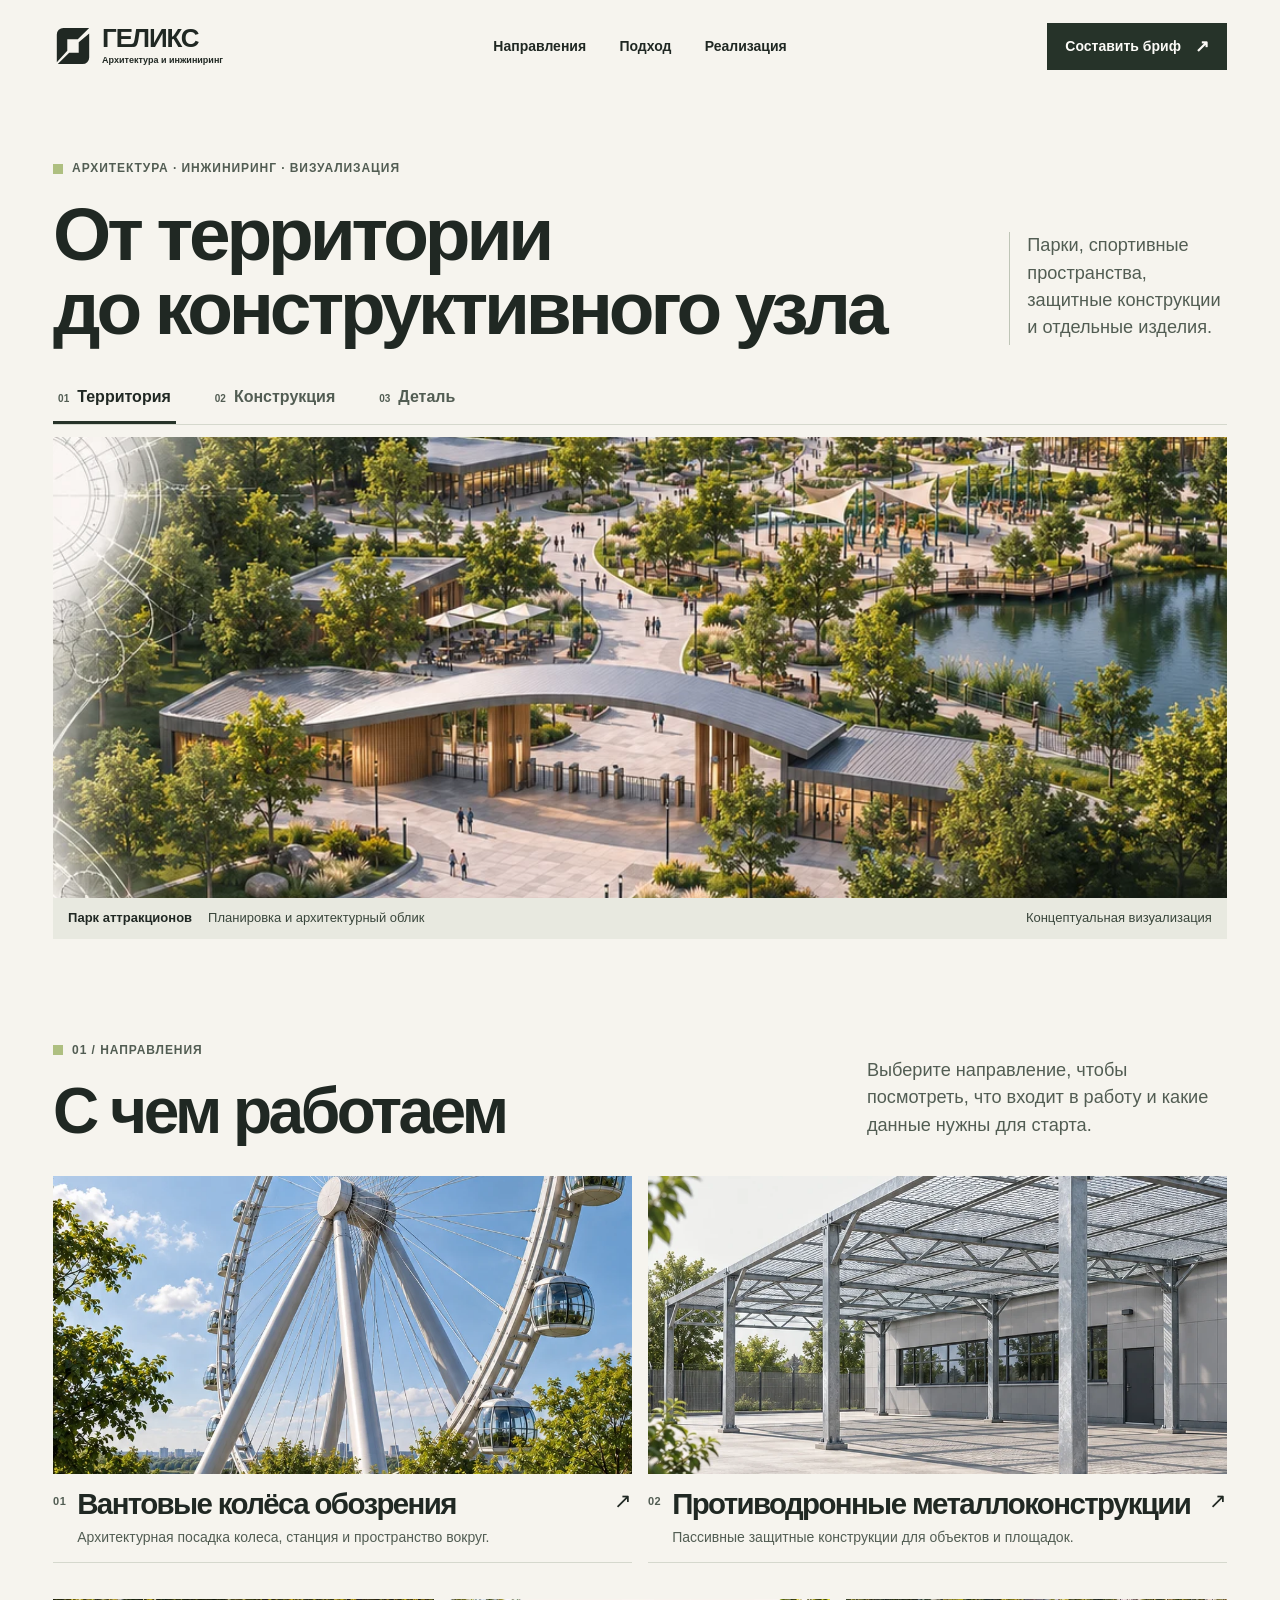
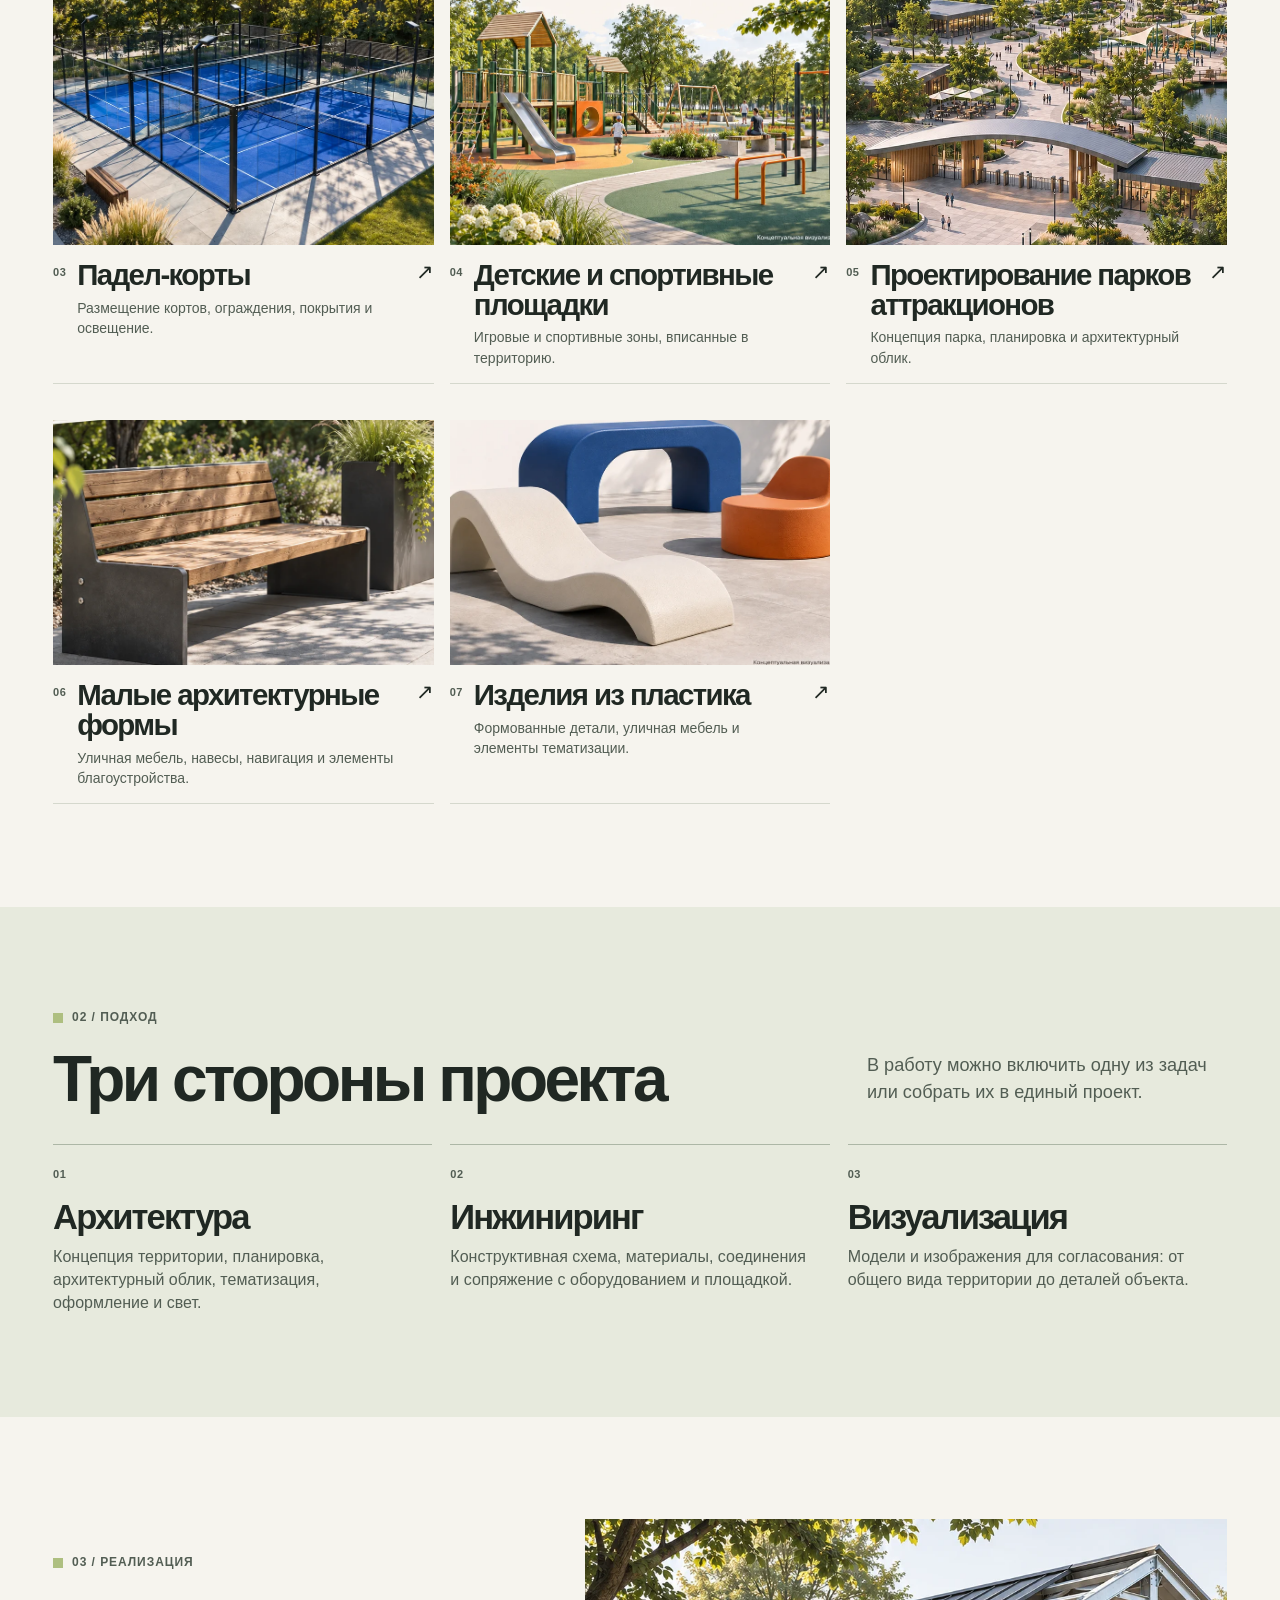
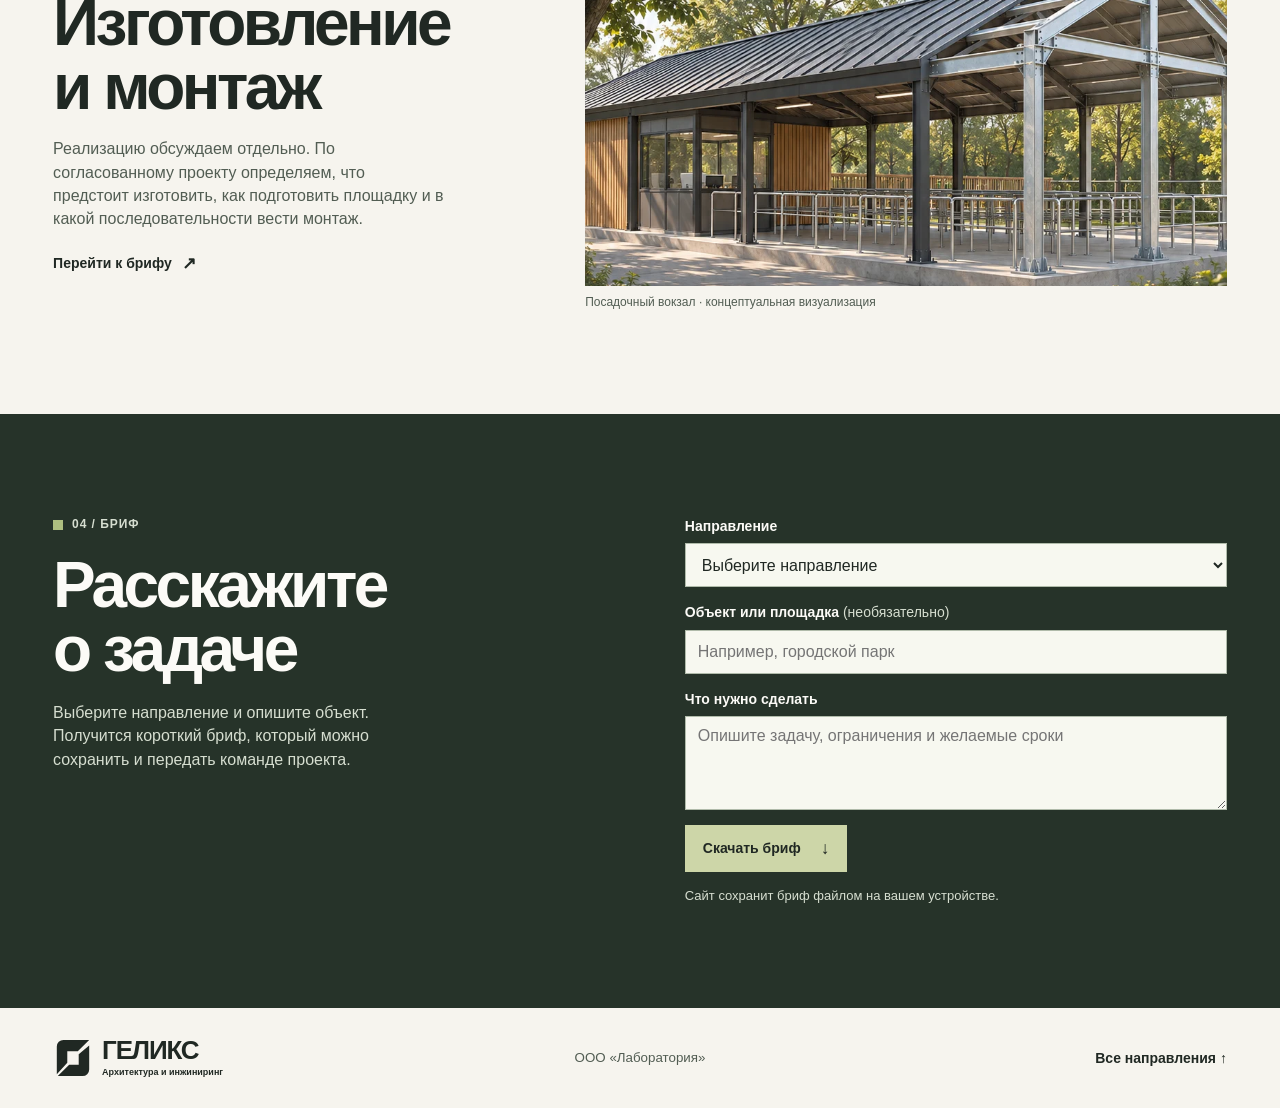
<file: docs/index.html>
<!doctype html>
<html lang="ru">
<head>
<meta charset="utf-8"><meta name="viewport" content="width=device-width,initial-scale=1">
<title>ГЕЛИКС — архитектура и инжиниринг</title><meta name="description" content="Проектирование парков, спортивных пространств и конструкций. Архитектура, инжиниринг и визуализация."><meta name="theme-color" content="#f6f4ee">
<link rel="icon" href="./assets/mark.svg" type="image/svg+xml"><link rel="stylesheet" href="./assets/site.css">
<script src="./assets/site.js" defer></script>
</head>
<body>
<a class="skip" href="#content">К содержанию</a>
<header class="frame site-header">
  <a class="brand" href="./" aria-label="ГЕЛИКС, главная"><svg viewBox="0 0 42 42" aria-hidden="true"><path fill="currentColor" d="M4 9a7 7 0 0 1 7-7h27L26 14H15v12L4 38zM38 8v25a7 7 0 0 1-7 7H5l12-12h10V17z"/></svg><span>ГЕЛИКС<small>Архитектура и инжиниринг</small></span></a>
  <nav aria-label="Основное меню"><a href="./#directions">Направления</a><a href="./#approach">Подход</a><a href="./#implementation">Реализация</a></nav>
  <a class="button compact" href="./#brief">Составить бриф <span aria-hidden="true">↗</span></a>
</header>
<main id="content">
<section class="frame hero" aria-labelledby="hero-title">
  <p class="eyebrow"><i></i> Архитектура · Инжиниринг · Визуализация</p>
  <div class="hero-head"><h1 id="hero-title">От территории<br>до конструктивного узла</h1><p>Парки, спортивные пространства, защитные конструкции и отдельные изделия.</p></div>
  <div class="view-tabs" data-view-list hidden><button type="button" id="tab-territory" data-view="territory" aria-controls="view-territory" aria-pressed="true"><span>01</span>Территория</button><button type="button" id="tab-structure" data-view="structure" aria-controls="view-structure" aria-pressed="false"><span>02</span>Конструкция</button><button type="button" id="tab-detail" data-view="detail" aria-controls="view-detail" aria-pressed="false"><span>03</span>Деталь</button></div>
  <figure class="hero-visual territory" id="view-territory"><img src="./assets/territory.webp" alt="Парк с павильонами, дорожками и водоёмом" fetchpriority="high" decoding="async"><figcaption><strong>Парк аттракционов</strong><span>Планировка и архитектурный облик</span><span class="visual-note">Концептуальная визуализация</span></figcaption></figure><figure class="hero-visual structure" id="view-structure" hidden><img src="./assets/structure.webp" alt="Посадочная станция со стальным каркасом" loading="lazy" decoding="async"><figcaption><strong>Посадочный вокзал аттракциона</strong><span>Архитектура и несущий каркас</span><span class="visual-note">Концептуальная визуализация</span></figcaption></figure><figure class="hero-visual detail" id="view-detail" hidden><img src="./assets/detail.webp" alt="Болтовое соединение стальных элементов" loading="lazy" decoding="async"><figcaption><strong>Узел металлоконструкции</strong><span>Соединение элементов каркаса</span><span class="visual-note">Концептуальная визуализация</span></figcaption></figure>
</section>
<section class="frame section" id="directions">
  <div class="section-heading"><div><p class="eyebrow"><i></i> 01 / Направления</p><h2>С чем работаем</h2></div><p>Выберите направление, чтобы посмотреть, что входит в работу и какие данные нужны для старта.</p></div>
  <div class="catalogue"><a class="card card-1" href="./directions/wheels/"><div class="card-media"><img src="./assets/wheel.webp" alt="Обод колеса обозрения, ванты и опоры" loading="lazy" decoding="async"></div><div class="card-line"><span class="index">01</span><div><h3>Вантовые колёса обозрения</h3><p>Архитектурная посадка колеса, станция и пространство вокруг.</p></div><span aria-hidden="true">↗</span></div></a><a class="card card-2" href="./directions/protective-structures/"><div class="card-media"><img src="./assets/protection.webp" alt="Открытый стальной каркас защитного навеса" loading="lazy" decoding="async"></div><div class="card-line"><span class="index">02</span><div><h3>Противодронные металлоконструкции</h3><p>Пассивные защитные конструкции для объектов и площадок.</p></div><span aria-hidden="true">↗</span></div></a><a class="card card-3" href="./directions/padel/"><div class="card-media"><img src="./assets/padel.webp" alt="Открытый падел-корт с синим покрытием" loading="lazy" decoding="async"></div><div class="card-line"><span class="index">03</span><div><h3>Падел-корты</h3><p>Размещение кортов, ограждения, покрытия и освещение.</p></div><span aria-hidden="true">↗</span></div></a><a class="card card-4" href="./directions/play-and-sport/"><div class="card-media"><img src="./assets/play.webp" alt="Детские игровые сооружения и спортивные снаряды в парке" loading="lazy" decoding="async"></div><div class="card-line"><span class="index">04</span><div><h3>Детские и спортивные площадки</h3><p>Игровые и спортивные зоны, вписанные в территорию.</p></div><span aria-hidden="true">↗</span></div></a><a class="card card-5" href="./directions/park-design/"><div class="card-media"><img src="./assets/park.webp" alt="Вид сверху на дорожки, павильоны и озеленение парка" loading="lazy" decoding="async"></div><div class="card-line"><span class="index">05</span><div><h3>Проектирование парков аттракционов</h3><p>Концепция парка, планировка и архитектурный облик.</p></div><span aria-hidden="true">↗</span></div></a><a class="card card-6" href="./directions/small-architecture/"><div class="card-media"><img src="./assets/maf.webp" alt="Скамья из дерева и металла в благоустроенной зоне" loading="lazy" decoding="async"></div><div class="card-line"><span class="index">06</span><div><h3>Малые архитектурные формы</h3><p>Уличная мебель, навесы, навигация и элементы благоустройства.</p></div><span aria-hidden="true">↗</span></div></a><a class="card card-7" href="./directions/plastic-products/"><div class="card-media"><img src="./assets/plastic.webp" alt="Пластиковая уличная мебель нескольких форм и цветов" loading="lazy" decoding="async"></div><div class="card-line"><span class="index">07</span><div><h3>Изделия из пластика</h3><p>Формованные детали, уличная мебель и элементы тематизации.</p></div><span aria-hidden="true">↗</span></div></a></div>
</section>
<section class="approach section" id="approach">
  <div class="frame"><div class="section-heading"><div><p class="eyebrow"><i></i> 02 / Подход</p><h2>Три стороны проекта</h2></div><p>В работу можно включить одну из задач или собрать их в единый проект.</p></div>
  <div class="steps"><article><span class="index">01</span><h3>Архитектура</h3><p>Концепция территории, планировка, архитектурный облик, тематизация, оформление и свет.</p></article><article><span class="index">02</span><h3>Инжиниринг</h3><p>Конструктивная схема, материалы, соединения и сопряжение с оборудованием и площадкой.</p></article><article><span class="index">03</span><h3>Визуализация</h3><p>Модели и изображения для согласования: от общего вида территории до деталей объекта.</p></article></div></div>
</section>
<section class="frame section realization" id="implementation">
  <div><p class="eyebrow"><i></i> 03 / Реализация</p><h2>Изготовление<br>и монтаж</h2><p>Реализацию обсуждаем отдельно. По согласованному проекту определяем, что предстоит изготовить, как подготовить площадку и в какой последовательности вести монтаж.</p><a class="text-link" href="#brief">Перейти к брифу <span aria-hidden="true">↗</span></a></div>
  <figure><img src="./assets/structure.webp" alt="Посадочная станция со стальным каркасом" loading="lazy" decoding="async"><figcaption>Посадочный вокзал · концептуальная визуализация</figcaption></figure>
</section>
<section class="brief section" id="brief"><div class="frame brief-grid">
  <div><p class="eyebrow"><i></i> 04 / Бриф</p><h2>Расскажите<br>о задаче</h2><p>Выберите направление и опишите объект. Получится короткий бриф, который можно сохранить и передать команде проекта.</p></div>
  <form id="brief-form"><label>Направление<select name="direction" required><option value="">Выберите направление</option><option value="wheels">Вантовые колёса обозрения</option><option value="protective-structures">Противодронные металлоконструкции</option><option value="padel">Падел-корты</option><option value="play-and-sport">Детские и спортивные площадки</option><option value="park-design">Проектирование парков аттракционов</option><option value="small-architecture">Малые архитектурные формы</option><option value="plastic-products">Изделия из пластика</option><option value="several">Несколько направлений</option></select></label>
  <label>Объект или площадка <span>(необязательно)</span><input name="location" maxlength="200" placeholder="Например, городской парк"></label>
  <label>Что нужно сделать<textarea required name="task" maxlength="2400" rows="4" placeholder="Опишите задачу, ограничения и желаемые сроки"></textarea></label>
  <button class="button" type="submit">Скачать бриф <span aria-hidden="true">↓</span></button>
  <p class="form-note">Сайт сохранит бриф файлом на вашем устройстве.</p><p class="form-status" aria-live="polite"></p>
  </form>
</div></section></main>
<footer class="frame footer"><a class="brand" href="./" aria-label="ГЕЛИКС, главная"><svg viewBox="0 0 42 42" aria-hidden="true"><path fill="currentColor" d="M4 9a7 7 0 0 1 7-7h27L26 14H15v12L4 38zM38 8v25a7 7 0 0 1-7 7H5l12-12h10V17z"/></svg><span>ГЕЛИКС<small>Архитектура и инжиниринг</small></span></a><small>ООО «Лаборатория»</small><a href="./#directions">Все направления ↑</a></footer>
</body></html>
</file>
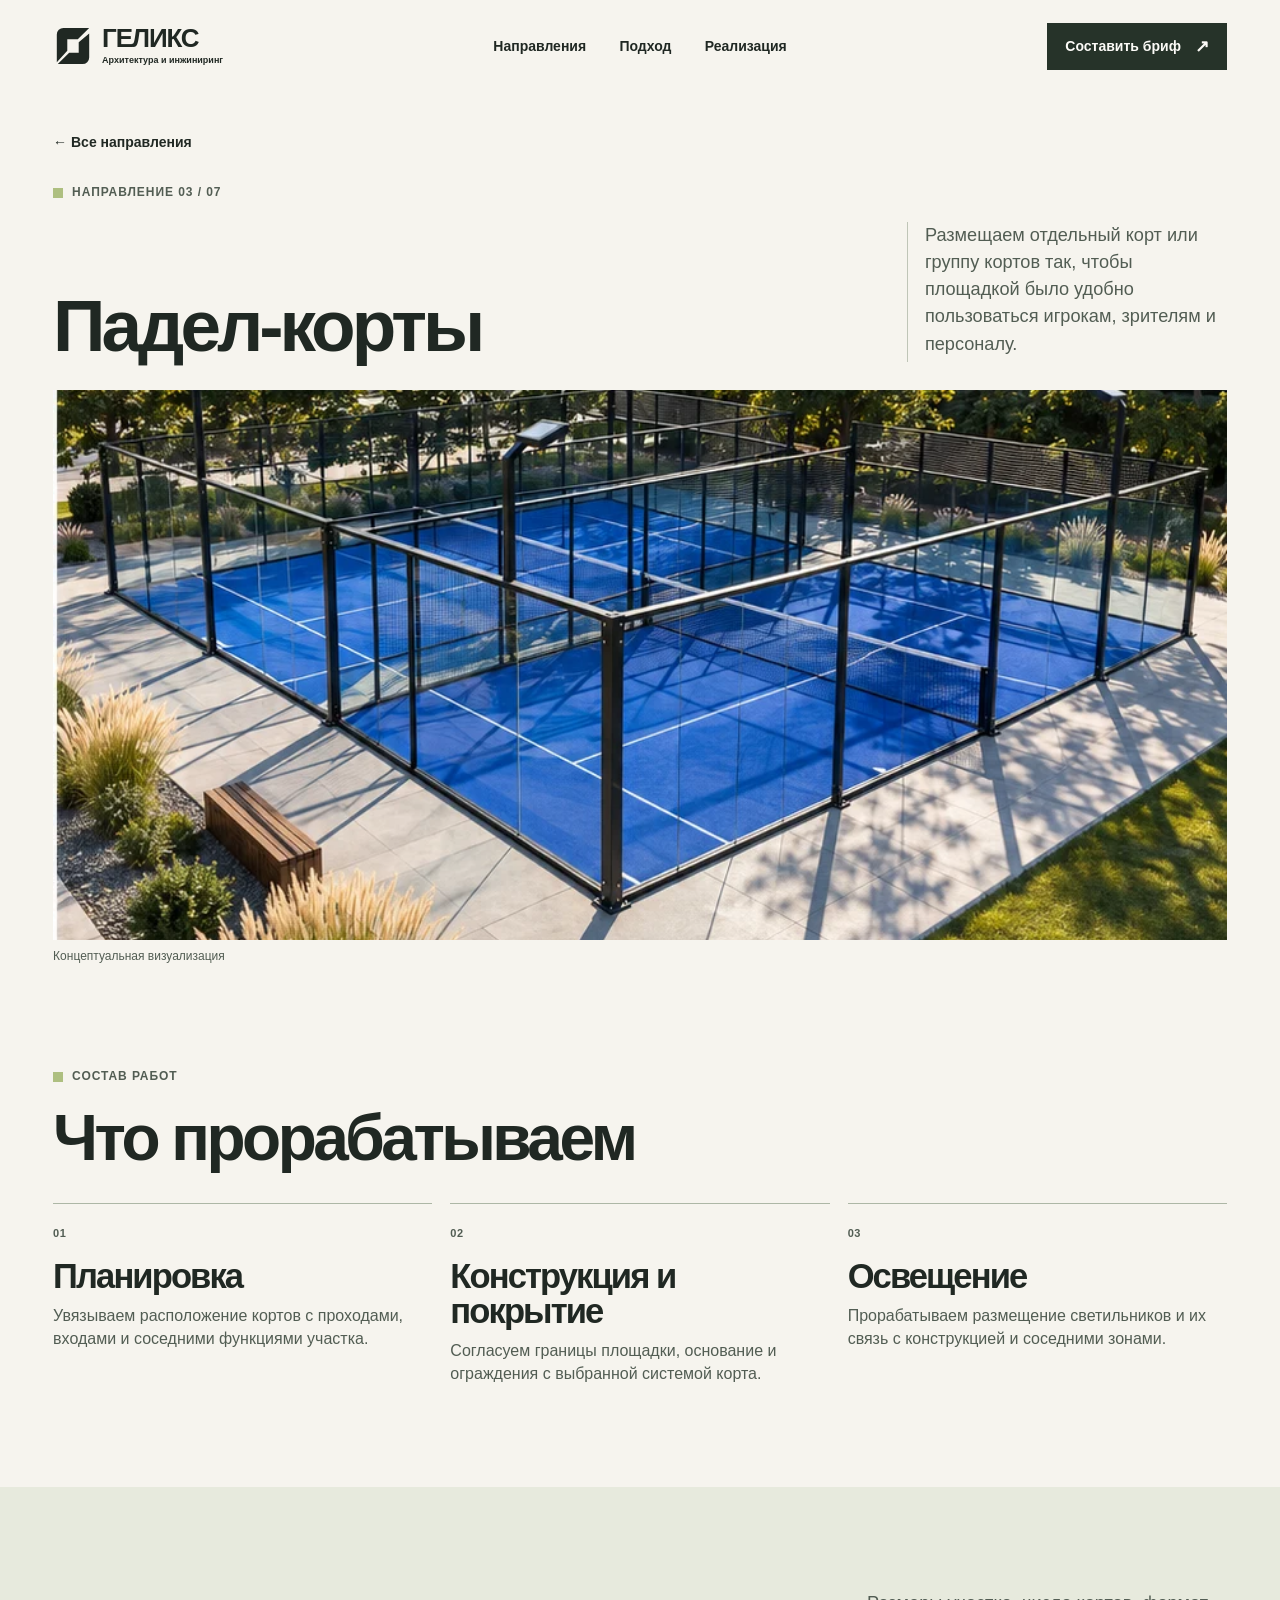
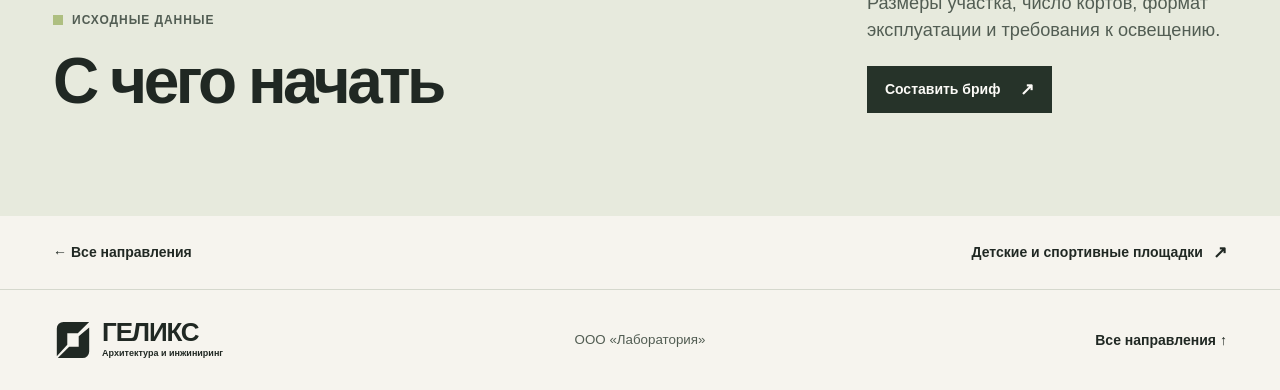
<file: docs/directions/padel/index.html>
<!doctype html>
<html lang="ru">
<head>
<meta charset="utf-8"><meta name="viewport" content="width=device-width,initial-scale=1">
<title>Падел-корты — ГЕЛИКС</title><meta name="description" content="Размещение кортов, ограждения, покрытия и освещение."><meta name="theme-color" content="#f6f4ee">
<link rel="icon" href="../../assets/mark.svg" type="image/svg+xml"><link rel="stylesheet" href="../../assets/site.css">
<script src="../../assets/site.js" defer></script>
</head>
<body>
<a class="skip" href="#content">К содержанию</a>
<header class="frame site-header">
  <a class="brand" href="../../" aria-label="ГЕЛИКС, главная"><svg viewBox="0 0 42 42" aria-hidden="true"><path fill="currentColor" d="M4 9a7 7 0 0 1 7-7h27L26 14H15v12L4 38zM38 8v25a7 7 0 0 1-7 7H5l12-12h10V17z"/></svg><span>ГЕЛИКС<small>Архитектура и инжиниринг</small></span></a>
  <nav aria-label="Основное меню"><a href="../../#directions">Направления</a><a href="../../#approach">Подход</a><a href="../../#implementation">Реализация</a></nav>
  <a class="button compact" href="../../#brief">Составить бриф <span aria-hidden="true">↗</span></a>
</header>
<main id="content">
  <section class="frame detail-hero">
    <a class="text-link breadcrumb" href="../../#directions">← Все направления</a>
    <p class="eyebrow"><i></i> Направление 03 / 07</p>
    <div class="hero-head"><h1>Падел-корты</h1><p>Размещаем отдельный корт или группу кортов так, чтобы площадкой было удобно пользоваться игрокам, зрителям и персоналу.</p></div>
    <figure class="detail-visual padel"><img src="../../assets/padel.webp" alt="Открытый падел-корт с синим покрытием" fetchpriority="high" decoding="async"><figcaption>Концептуальная визуализация</figcaption></figure>
  </section>
  <section class="frame section"><div class="section-heading"><div><p class="eyebrow"><i></i> Состав работ</p><h2>Что прорабатываем</h2></div></div>
    <div class="steps"><article><span class="index">01</span><h3>Планировка</h3><p>Увязываем расположение кортов с проходами, входами и соседними функциями участка.</p></article><article><span class="index">02</span><h3>Конструкция и покрытие</h3><p>Согласуем границы площадки, основание и ограждения с выбранной системой корта.</p></article><article><span class="index">03</span><h3>Освещение</h3><p>Прорабатываем размещение светильников и их связь с конструкцией и соседними зонами.</p></article></div>
  </section>

  <section class="approach section"><div class="frame section-heading"><div><p class="eyebrow"><i></i> Исходные данные</p><h2>С чего начать</h2></div><div><p>Размеры участка, число кортов, формат эксплуатации и требования к освещению.</p><a class="button" href="../../?direction=padel#brief">Составить бриф <span aria-hidden="true">↗</span></a></div></div></section>
  <div class="frame next"><a class="text-link" href="../../#directions">← Все направления</a><a class="text-link" href="../play-and-sport/">Детские и спортивные площадки <span aria-hidden="true">↗</span></a></div></main>
<footer class="frame footer"><a class="brand" href="../../" aria-label="ГЕЛИКС, главная"><svg viewBox="0 0 42 42" aria-hidden="true"><path fill="currentColor" d="M4 9a7 7 0 0 1 7-7h27L26 14H15v12L4 38zM38 8v25a7 7 0 0 1-7 7H5l12-12h10V17z"/></svg><span>ГЕЛИКС<small>Архитектура и инжиниринг</small></span></a><small>ООО «Лаборатория»</small><a href="../../#directions">Все направления ↑</a></footer>
</body></html>
</file>
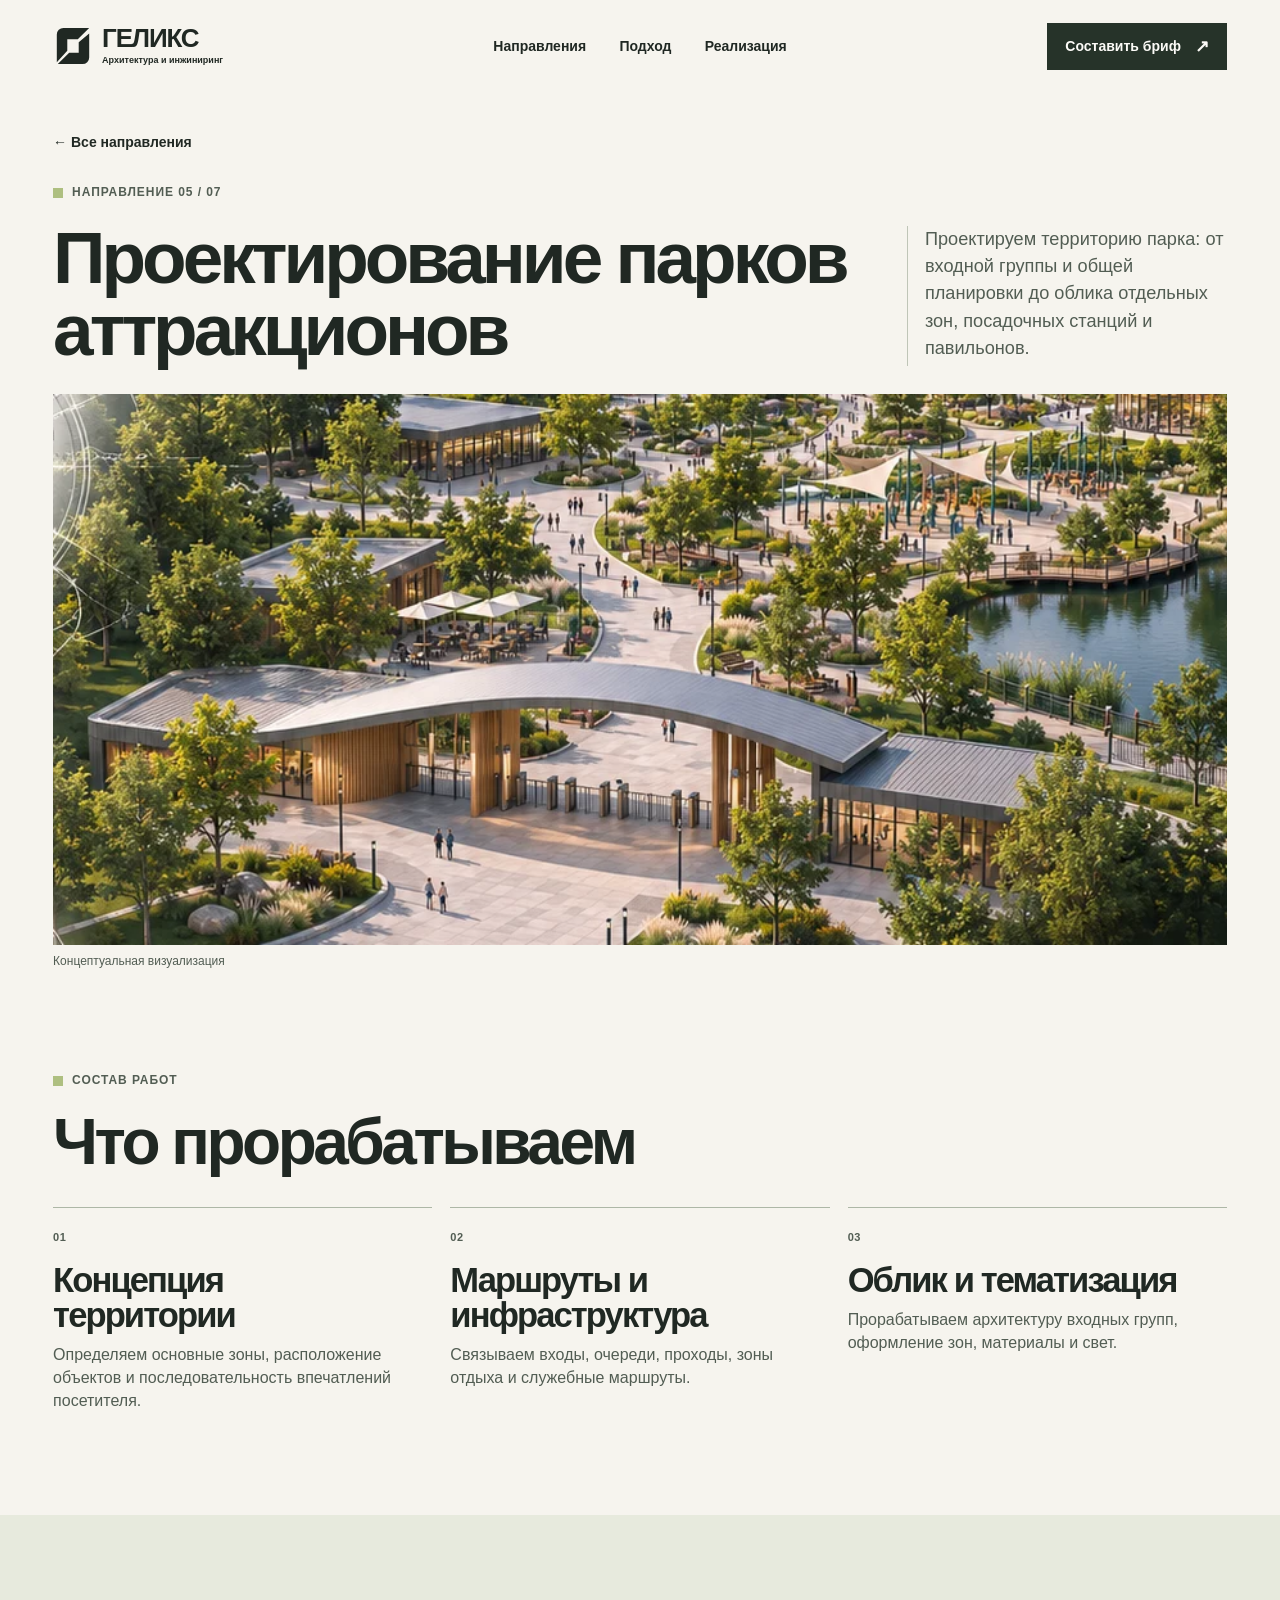
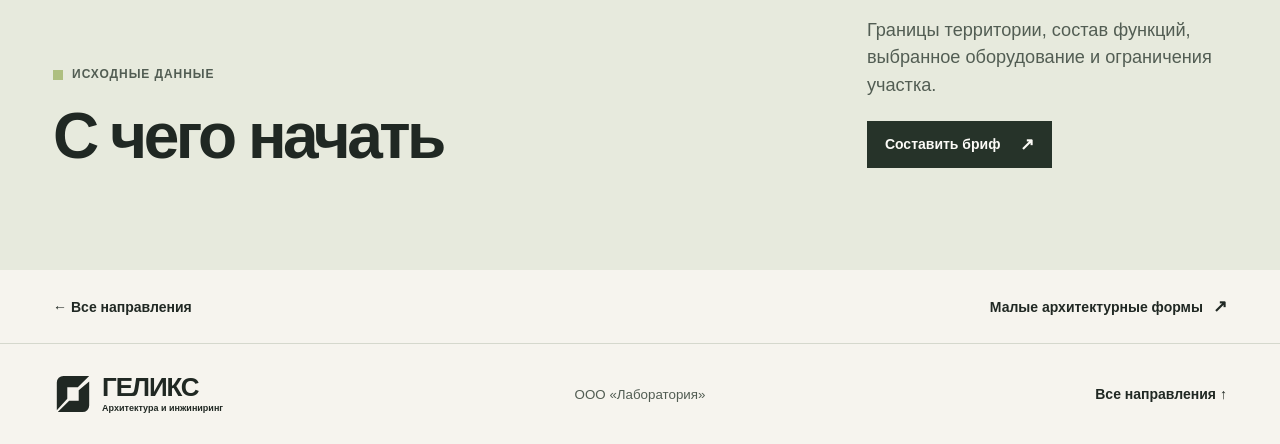
<file: docs/directions/park-design/index.html>
<!doctype html>
<html lang="ru">
<head>
<meta charset="utf-8"><meta name="viewport" content="width=device-width,initial-scale=1">
<title>Проектирование парков аттракционов — ГЕЛИКС</title><meta name="description" content="Концепция парка, планировка и архитектурный облик."><meta name="theme-color" content="#f6f4ee">
<link rel="icon" href="../../assets/mark.svg" type="image/svg+xml"><link rel="stylesheet" href="../../assets/site.css">
<script src="../../assets/site.js" defer></script>
</head>
<body>
<a class="skip" href="#content">К содержанию</a>
<header class="frame site-header">
  <a class="brand" href="../../" aria-label="ГЕЛИКС, главная"><svg viewBox="0 0 42 42" aria-hidden="true"><path fill="currentColor" d="M4 9a7 7 0 0 1 7-7h27L26 14H15v12L4 38zM38 8v25a7 7 0 0 1-7 7H5l12-12h10V17z"/></svg><span>ГЕЛИКС<small>Архитектура и инжиниринг</small></span></a>
  <nav aria-label="Основное меню"><a href="../../#directions">Направления</a><a href="../../#approach">Подход</a><a href="../../#implementation">Реализация</a></nav>
  <a class="button compact" href="../../#brief">Составить бриф <span aria-hidden="true">↗</span></a>
</header>
<main id="content">
  <section class="frame detail-hero">
    <a class="text-link breadcrumb" href="../../#directions">← Все направления</a>
    <p class="eyebrow"><i></i> Направление 05 / 07</p>
    <div class="hero-head"><h1>Проектирование парков аттракционов</h1><p>Проектируем территорию парка: от входной группы и общей планировки до облика отдельных зон, посадочных станций и павильонов.</p></div>
    <figure class="detail-visual park"><img src="../../assets/park.webp" alt="Вид сверху на дорожки, павильоны и озеленение парка" fetchpriority="high" decoding="async"><figcaption>Концептуальная визуализация</figcaption></figure>
  </section>
  <section class="frame section"><div class="section-heading"><div><p class="eyebrow"><i></i> Состав работ</p><h2>Что прорабатываем</h2></div></div>
    <div class="steps"><article><span class="index">01</span><h3>Концепция территории</h3><p>Определяем основные зоны, расположение объектов и последовательность впечатлений посетителя.</p></article><article><span class="index">02</span><h3>Маршруты и инфраструктура</h3><p>Связываем входы, очереди, проходы, зоны отдыха и служебные маршруты.</p></article><article><span class="index">03</span><h3>Облик и тематизация</h3><p>Прорабатываем архитектуру входных групп, оформление зон, материалы и свет.</p></article></div>
  </section>

  <section class="approach section"><div class="frame section-heading"><div><p class="eyebrow"><i></i> Исходные данные</p><h2>С чего начать</h2></div><div><p>Границы территории, состав функций, выбранное оборудование и ограничения участка.</p><a class="button" href="../../?direction=park-design#brief">Составить бриф <span aria-hidden="true">↗</span></a></div></div></section>
  <div class="frame next"><a class="text-link" href="../../#directions">← Все направления</a><a class="text-link" href="../small-architecture/">Малые архитектурные формы <span aria-hidden="true">↗</span></a></div></main>
<footer class="frame footer"><a class="brand" href="../../" aria-label="ГЕЛИКС, главная"><svg viewBox="0 0 42 42" aria-hidden="true"><path fill="currentColor" d="M4 9a7 7 0 0 1 7-7h27L26 14H15v12L4 38zM38 8v25a7 7 0 0 1-7 7H5l12-12h10V17z"/></svg><span>ГЕЛИКС<small>Архитектура и инжиниринг</small></span></a><small>ООО «Лаборатория»</small><a href="../../#directions">Все направления ↑</a></footer>
</body></html>
</file>
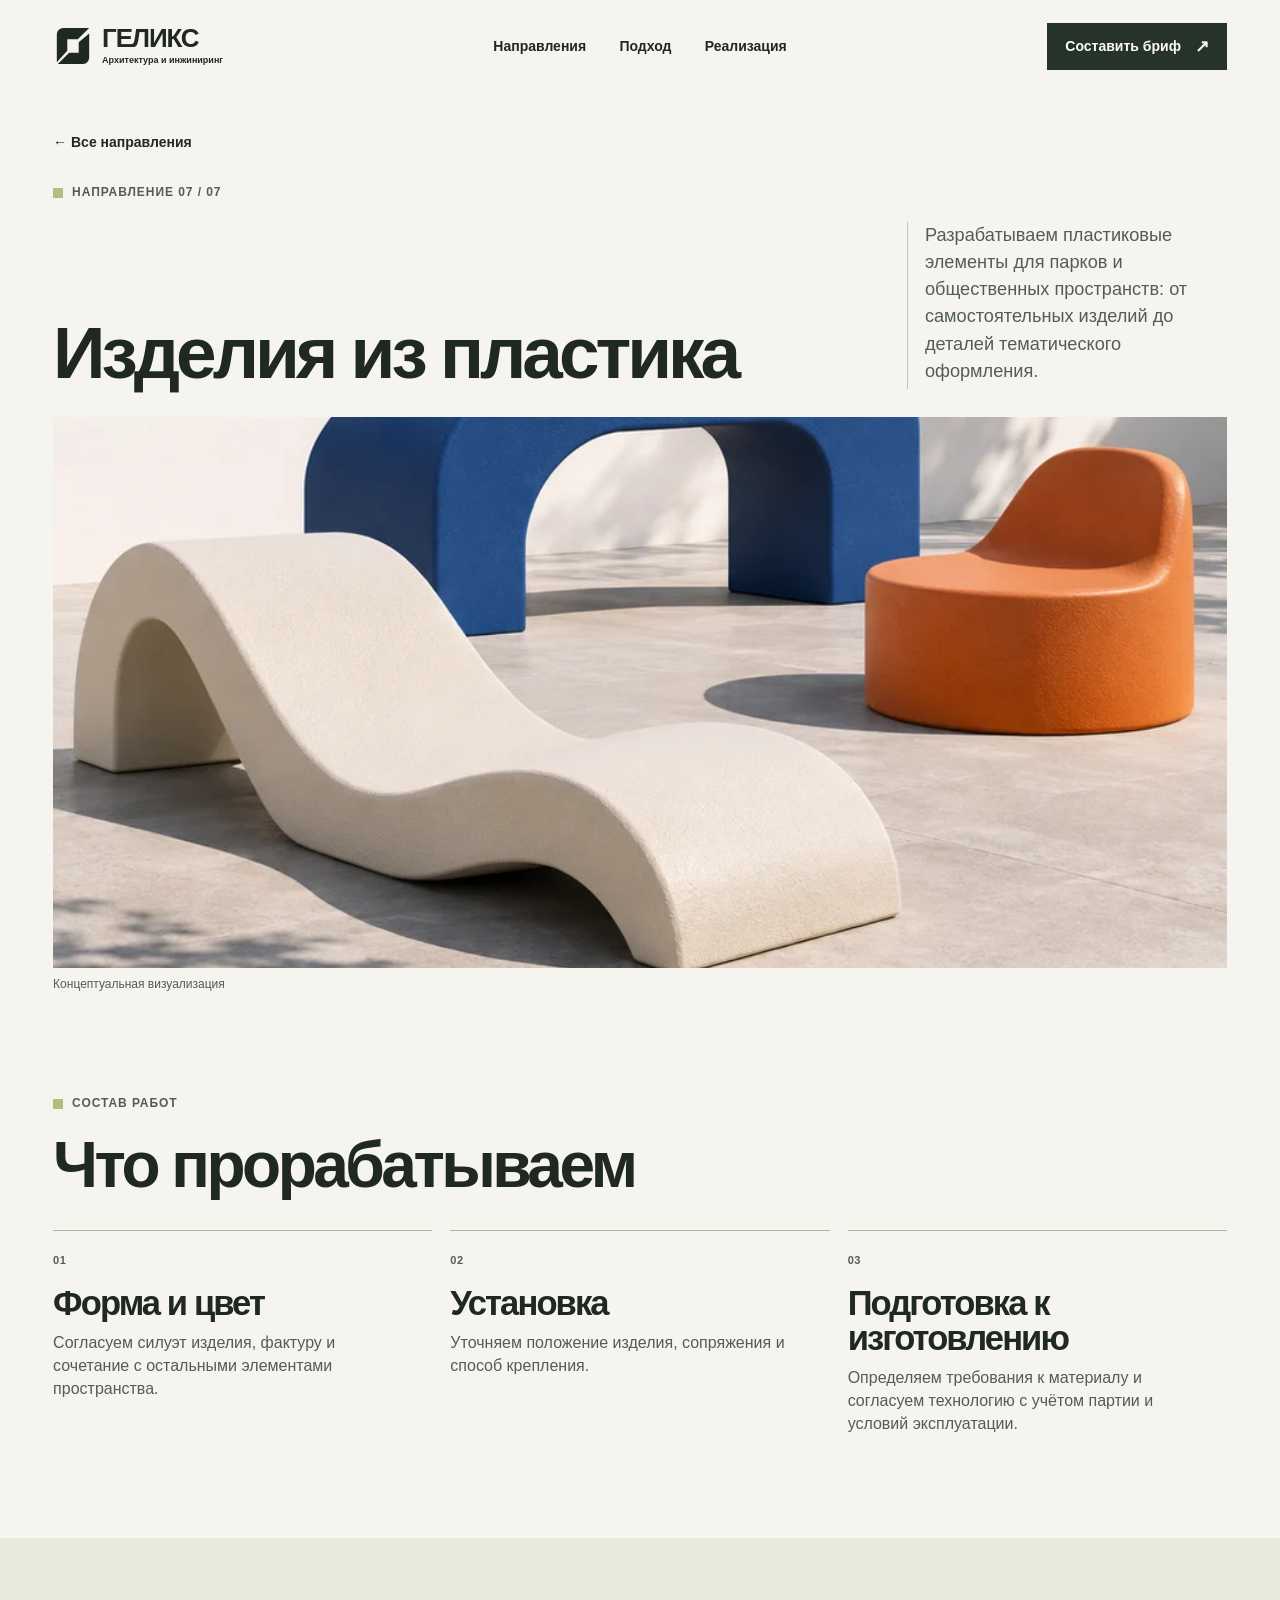
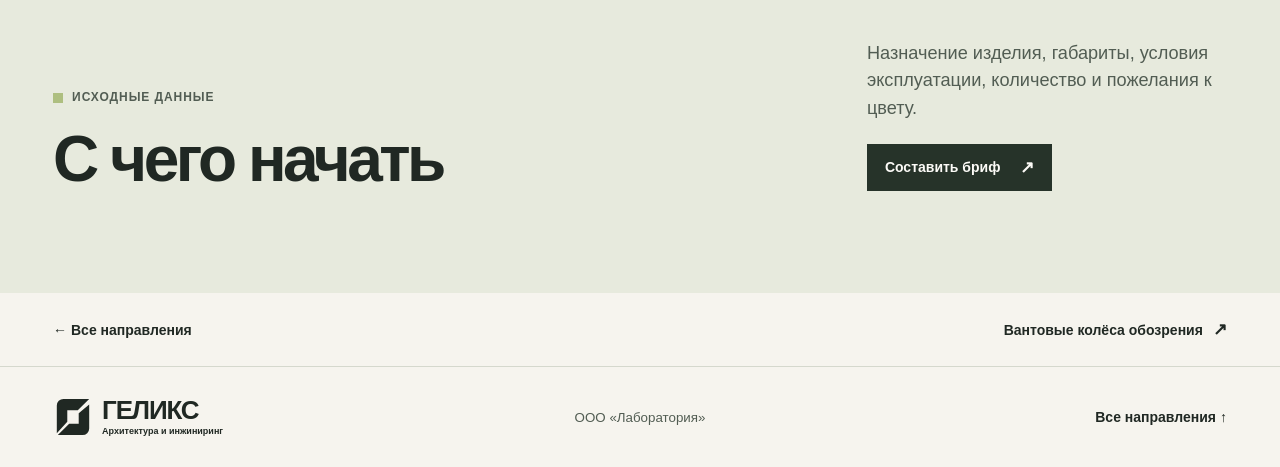
<file: docs/directions/plastic-products/index.html>
<!doctype html>
<html lang="ru">
<head>
<meta charset="utf-8"><meta name="viewport" content="width=device-width,initial-scale=1">
<title>Изделия из пластика — ГЕЛИКС</title><meta name="description" content="Формованные детали, уличная мебель и элементы тематизации."><meta name="theme-color" content="#f6f4ee">
<link rel="icon" href="../../assets/mark.svg" type="image/svg+xml"><link rel="stylesheet" href="../../assets/site.css">
<script src="../../assets/site.js" defer></script>
</head>
<body>
<a class="skip" href="#content">К содержанию</a>
<header class="frame site-header">
  <a class="brand" href="../../" aria-label="ГЕЛИКС, главная"><svg viewBox="0 0 42 42" aria-hidden="true"><path fill="currentColor" d="M4 9a7 7 0 0 1 7-7h27L26 14H15v12L4 38zM38 8v25a7 7 0 0 1-7 7H5l12-12h10V17z"/></svg><span>ГЕЛИКС<small>Архитектура и инжиниринг</small></span></a>
  <nav aria-label="Основное меню"><a href="../../#directions">Направления</a><a href="../../#approach">Подход</a><a href="../../#implementation">Реализация</a></nav>
  <a class="button compact" href="../../#brief">Составить бриф <span aria-hidden="true">↗</span></a>
</header>
<main id="content">
  <section class="frame detail-hero">
    <a class="text-link breadcrumb" href="../../#directions">← Все направления</a>
    <p class="eyebrow"><i></i> Направление 07 / 07</p>
    <div class="hero-head"><h1>Изделия из пластика</h1><p>Разрабатываем пластиковые элементы для парков и общественных пространств: от самостоятельных изделий до деталей тематического оформления.</p></div>
    <figure class="detail-visual plastic"><img src="../../assets/plastic.webp" alt="Пластиковая уличная мебель нескольких форм и цветов" fetchpriority="high" decoding="async"><figcaption>Концептуальная визуализация</figcaption></figure>
  </section>
  <section class="frame section"><div class="section-heading"><div><p class="eyebrow"><i></i> Состав работ</p><h2>Что прорабатываем</h2></div></div>
    <div class="steps"><article><span class="index">01</span><h3>Форма и цвет</h3><p>Согласуем силуэт изделия, фактуру и сочетание с остальными элементами пространства.</p></article><article><span class="index">02</span><h3>Установка</h3><p>Уточняем положение изделия, сопряжения и способ крепления.</p></article><article><span class="index">03</span><h3>Подготовка к изготовлению</h3><p>Определяем требования к материалу и согласуем технологию с учётом партии и условий эксплуатации.</p></article></div>
  </section>

  <section class="approach section"><div class="frame section-heading"><div><p class="eyebrow"><i></i> Исходные данные</p><h2>С чего начать</h2></div><div><p>Назначение изделия, габариты, условия эксплуатации, количество и пожелания к цвету.</p><a class="button" href="../../?direction=plastic-products#brief">Составить бриф <span aria-hidden="true">↗</span></a></div></div></section>
  <div class="frame next"><a class="text-link" href="../../#directions">← Все направления</a><a class="text-link" href="../wheels/">Вантовые колёса обозрения <span aria-hidden="true">↗</span></a></div></main>
<footer class="frame footer"><a class="brand" href="../../" aria-label="ГЕЛИКС, главная"><svg viewBox="0 0 42 42" aria-hidden="true"><path fill="currentColor" d="M4 9a7 7 0 0 1 7-7h27L26 14H15v12L4 38zM38 8v25a7 7 0 0 1-7 7H5l12-12h10V17z"/></svg><span>ГЕЛИКС<small>Архитектура и инжиниринг</small></span></a><small>ООО «Лаборатория»</small><a href="../../#directions">Все направления ↑</a></footer>
</body></html>
</file>
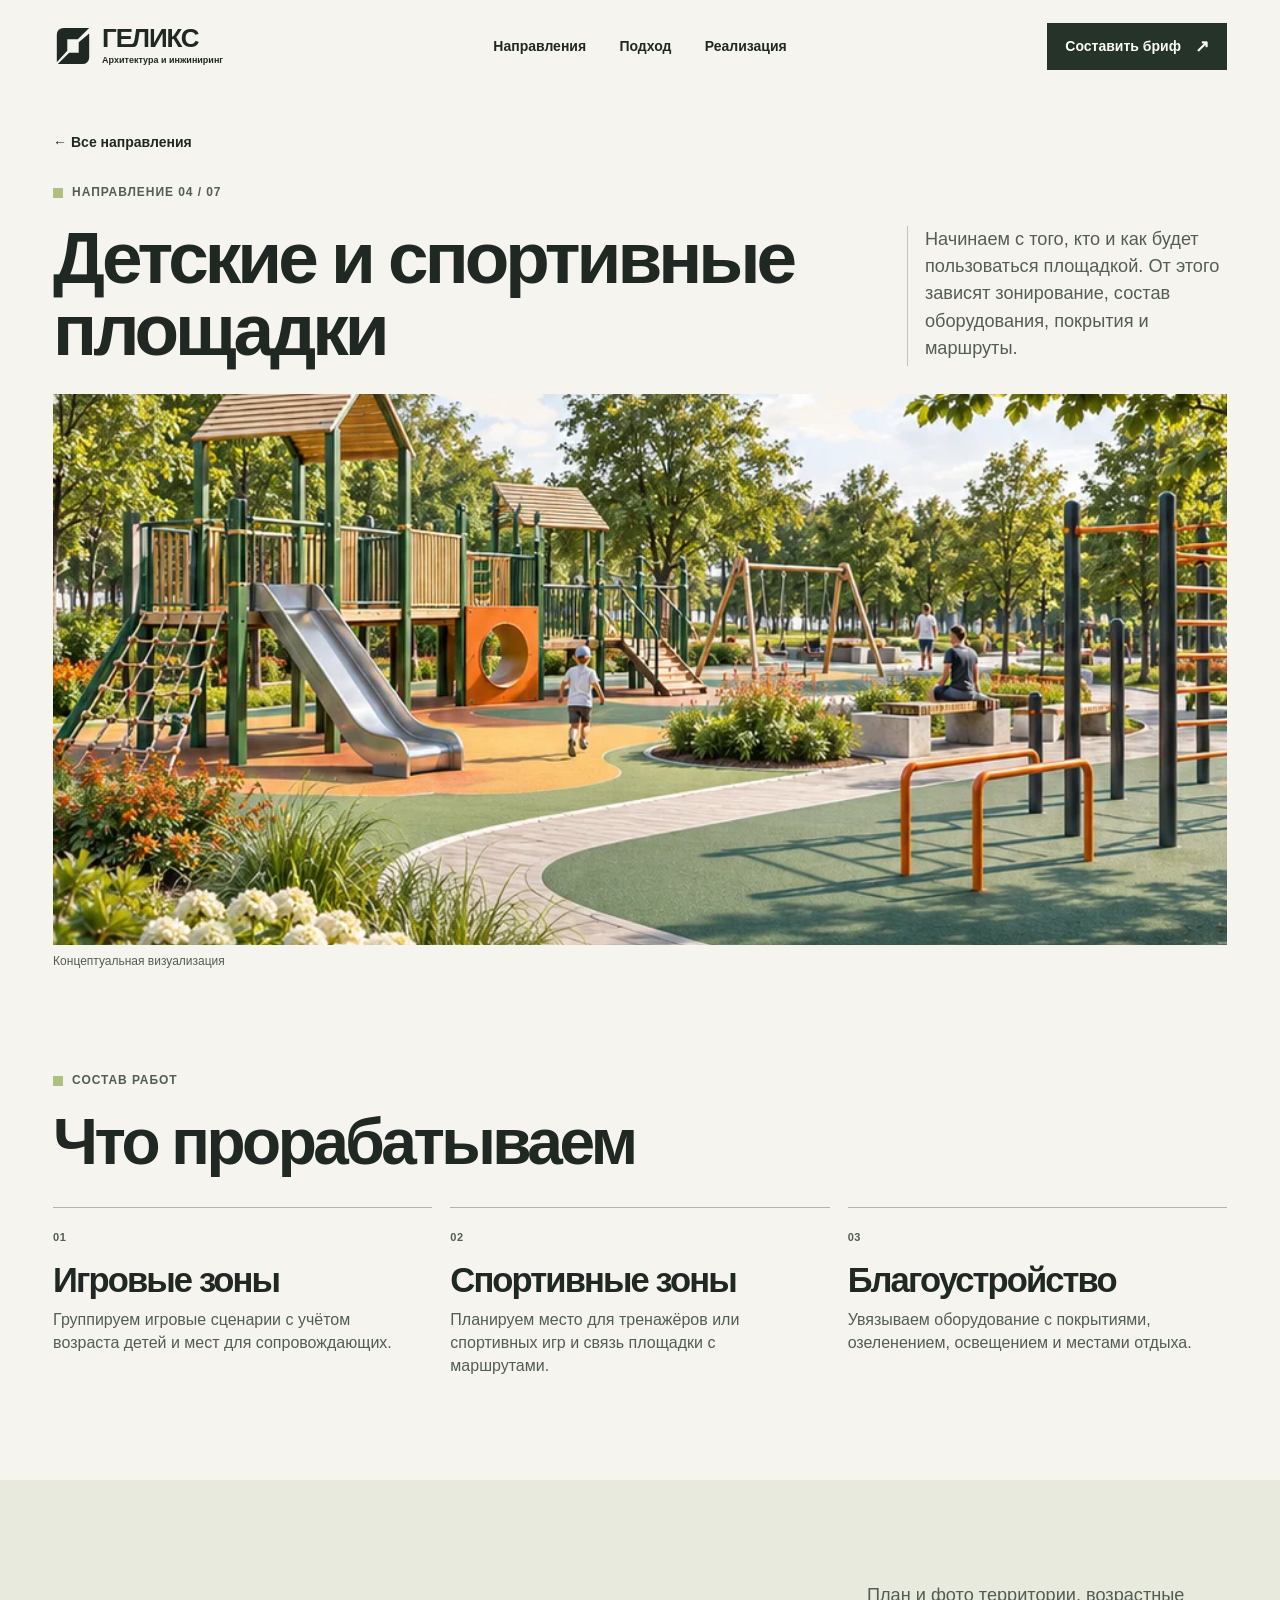
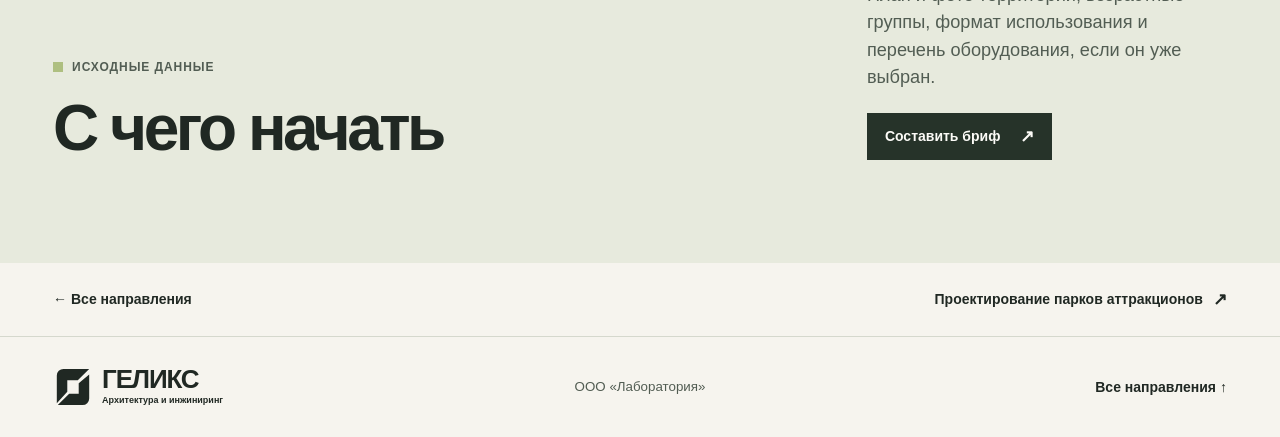
<file: docs/directions/play-and-sport/index.html>
<!doctype html>
<html lang="ru">
<head>
<meta charset="utf-8"><meta name="viewport" content="width=device-width,initial-scale=1">
<title>Детские и спортивные площадки — ГЕЛИКС</title><meta name="description" content="Игровые и спортивные зоны, вписанные в территорию."><meta name="theme-color" content="#f6f4ee">
<link rel="icon" href="../../assets/mark.svg" type="image/svg+xml"><link rel="stylesheet" href="../../assets/site.css">
<script src="../../assets/site.js" defer></script>
</head>
<body>
<a class="skip" href="#content">К содержанию</a>
<header class="frame site-header">
  <a class="brand" href="../../" aria-label="ГЕЛИКС, главная"><svg viewBox="0 0 42 42" aria-hidden="true"><path fill="currentColor" d="M4 9a7 7 0 0 1 7-7h27L26 14H15v12L4 38zM38 8v25a7 7 0 0 1-7 7H5l12-12h10V17z"/></svg><span>ГЕЛИКС<small>Архитектура и инжиниринг</small></span></a>
  <nav aria-label="Основное меню"><a href="../../#directions">Направления</a><a href="../../#approach">Подход</a><a href="../../#implementation">Реализация</a></nav>
  <a class="button compact" href="../../#brief">Составить бриф <span aria-hidden="true">↗</span></a>
</header>
<main id="content">
  <section class="frame detail-hero">
    <a class="text-link breadcrumb" href="../../#directions">← Все направления</a>
    <p class="eyebrow"><i></i> Направление 04 / 07</p>
    <div class="hero-head"><h1>Детские и спортивные площадки</h1><p>Начинаем с того, кто и как будет пользоваться площадкой. От этого зависят зонирование, состав оборудования, покрытия и маршруты.</p></div>
    <figure class="detail-visual play"><img src="../../assets/play.webp" alt="Детские игровые сооружения и спортивные снаряды в парке" fetchpriority="high" decoding="async"><figcaption>Концептуальная визуализация</figcaption></figure>
  </section>
  <section class="frame section"><div class="section-heading"><div><p class="eyebrow"><i></i> Состав работ</p><h2>Что прорабатываем</h2></div></div>
    <div class="steps"><article><span class="index">01</span><h3>Игровые зоны</h3><p>Группируем игровые сценарии с учётом возраста детей и мест для сопровождающих.</p></article><article><span class="index">02</span><h3>Спортивные зоны</h3><p>Планируем место для тренажёров или спортивных игр и связь площадки с маршрутами.</p></article><article><span class="index">03</span><h3>Благоустройство</h3><p>Увязываем оборудование с покрытиями, озеленением, освещением и местами отдыха.</p></article></div>
  </section>

  <section class="approach section"><div class="frame section-heading"><div><p class="eyebrow"><i></i> Исходные данные</p><h2>С чего начать</h2></div><div><p>План и фото территории, возрастные группы, формат использования и перечень оборудования, если он уже выбран.</p><a class="button" href="../../?direction=play-and-sport#brief">Составить бриф <span aria-hidden="true">↗</span></a></div></div></section>
  <div class="frame next"><a class="text-link" href="../../#directions">← Все направления</a><a class="text-link" href="../park-design/">Проектирование парков аттракционов <span aria-hidden="true">↗</span></a></div></main>
<footer class="frame footer"><a class="brand" href="../../" aria-label="ГЕЛИКС, главная"><svg viewBox="0 0 42 42" aria-hidden="true"><path fill="currentColor" d="M4 9a7 7 0 0 1 7-7h27L26 14H15v12L4 38zM38 8v25a7 7 0 0 1-7 7H5l12-12h10V17z"/></svg><span>ГЕЛИКС<small>Архитектура и инжиниринг</small></span></a><small>ООО «Лаборатория»</small><a href="../../#directions">Все направления ↑</a></footer>
</body></html>
</file>
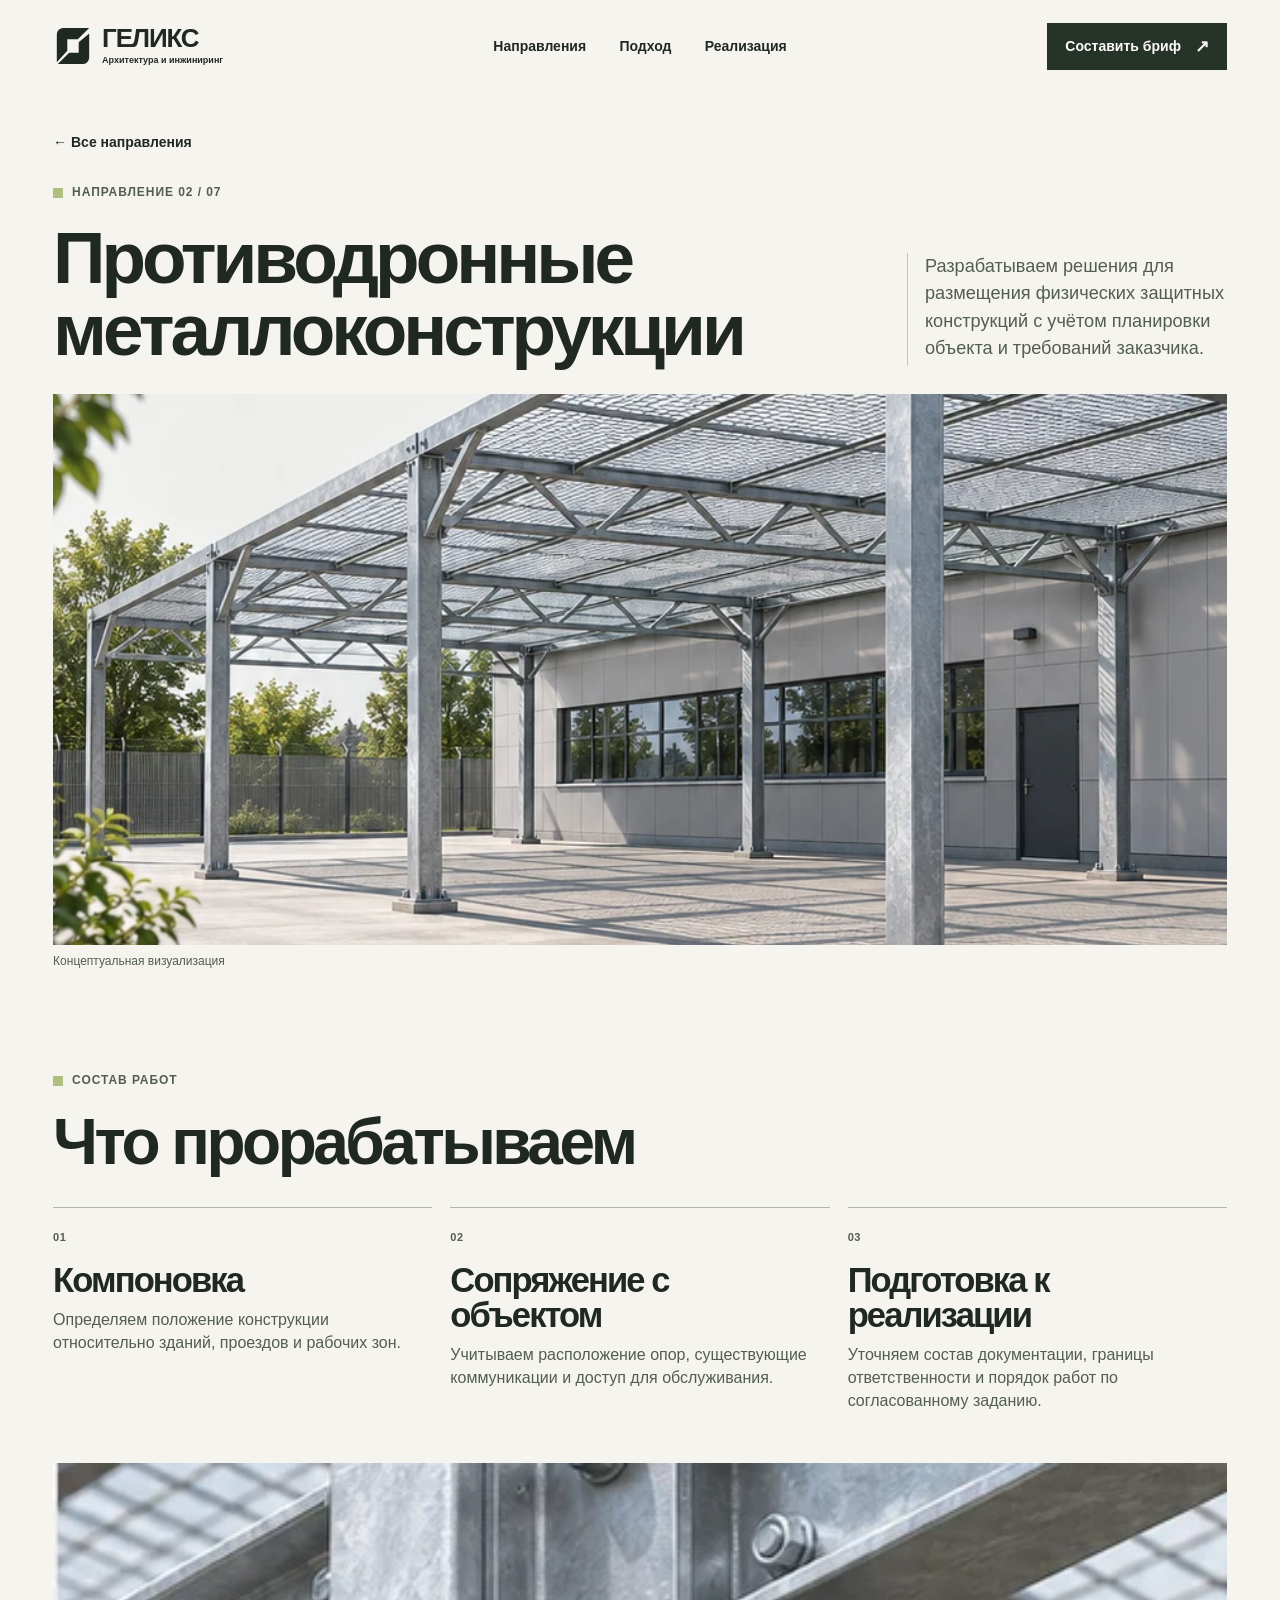
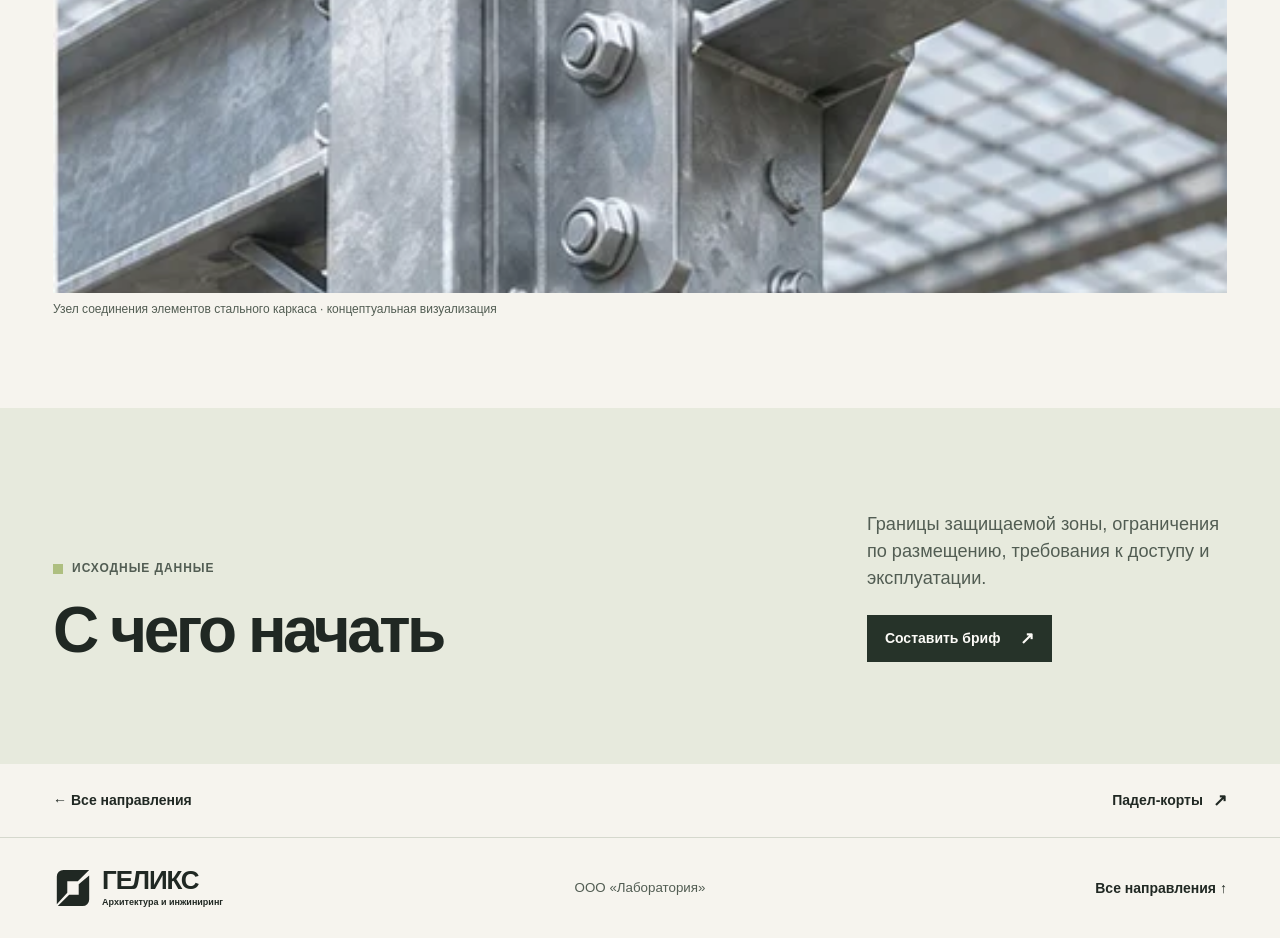
<file: docs/directions/protective-structures/index.html>
<!doctype html>
<html lang="ru">
<head>
<meta charset="utf-8"><meta name="viewport" content="width=device-width,initial-scale=1">
<title>Противодронные металлоконструкции — ГЕЛИКС</title><meta name="description" content="Пассивные защитные конструкции для объектов и площадок."><meta name="theme-color" content="#f6f4ee">
<link rel="icon" href="../../assets/mark.svg" type="image/svg+xml"><link rel="stylesheet" href="../../assets/site.css">
<script src="../../assets/site.js" defer></script>
</head>
<body>
<a class="skip" href="#content">К содержанию</a>
<header class="frame site-header">
  <a class="brand" href="../../" aria-label="ГЕЛИКС, главная"><svg viewBox="0 0 42 42" aria-hidden="true"><path fill="currentColor" d="M4 9a7 7 0 0 1 7-7h27L26 14H15v12L4 38zM38 8v25a7 7 0 0 1-7 7H5l12-12h10V17z"/></svg><span>ГЕЛИКС<small>Архитектура и инжиниринг</small></span></a>
  <nav aria-label="Основное меню"><a href="../../#directions">Направления</a><a href="../../#approach">Подход</a><a href="../../#implementation">Реализация</a></nav>
  <a class="button compact" href="../../#brief">Составить бриф <span aria-hidden="true">↗</span></a>
</header>
<main id="content">
  <section class="frame detail-hero">
    <a class="text-link breadcrumb" href="../../#directions">← Все направления</a>
    <p class="eyebrow"><i></i> Направление 02 / 07</p>
    <div class="hero-head"><h1>Противодронные металлоконструкции</h1><p>Разрабатываем решения для размещения физических защитных конструкций с учётом планировки объекта и требований заказчика.</p></div>
    <figure class="detail-visual protection"><img src="../../assets/protection.webp" alt="Открытый стальной каркас защитного навеса" fetchpriority="high" decoding="async"><figcaption>Концептуальная визуализация</figcaption></figure>
  </section>
  <section class="frame section"><div class="section-heading"><div><p class="eyebrow"><i></i> Состав работ</p><h2>Что прорабатываем</h2></div></div>
    <div class="steps"><article><span class="index">01</span><h3>Компоновка</h3><p>Определяем положение конструкции относительно зданий, проездов и рабочих зон.</p></article><article><span class="index">02</span><h3>Сопряжение с объектом</h3><p>Учитываем расположение опор, существующие коммуникации и доступ для обслуживания.</p></article><article><span class="index">03</span><h3>Подготовка к реализации</h3><p>Уточняем состав документации, границы ответственности и порядок работ по согласованному заданию.</p></article></div>
  </section>
  <section class="frame detail-extra"><figure><img src="../../assets/detail.webp" alt="Узел соединения элементов стального каркаса" loading="lazy" decoding="async"><figcaption>Узел соединения элементов стального каркаса · концептуальная визуализация</figcaption></figure></section>
  <section class="approach section"><div class="frame section-heading"><div><p class="eyebrow"><i></i> Исходные данные</p><h2>С чего начать</h2></div><div><p>Границы защищаемой зоны, ограничения по размещению, требования к доступу и эксплуатации.</p><a class="button" href="../../?direction=protective-structures#brief">Составить бриф <span aria-hidden="true">↗</span></a></div></div></section>
  <div class="frame next"><a class="text-link" href="../../#directions">← Все направления</a><a class="text-link" href="../padel/">Падел-корты <span aria-hidden="true">↗</span></a></div></main>
<footer class="frame footer"><a class="brand" href="../../" aria-label="ГЕЛИКС, главная"><svg viewBox="0 0 42 42" aria-hidden="true"><path fill="currentColor" d="M4 9a7 7 0 0 1 7-7h27L26 14H15v12L4 38zM38 8v25a7 7 0 0 1-7 7H5l12-12h10V17z"/></svg><span>ГЕЛИКС<small>Архитектура и инжиниринг</small></span></a><small>ООО «Лаборатория»</small><a href="../../#directions">Все направления ↑</a></footer>
</body></html>
</file>
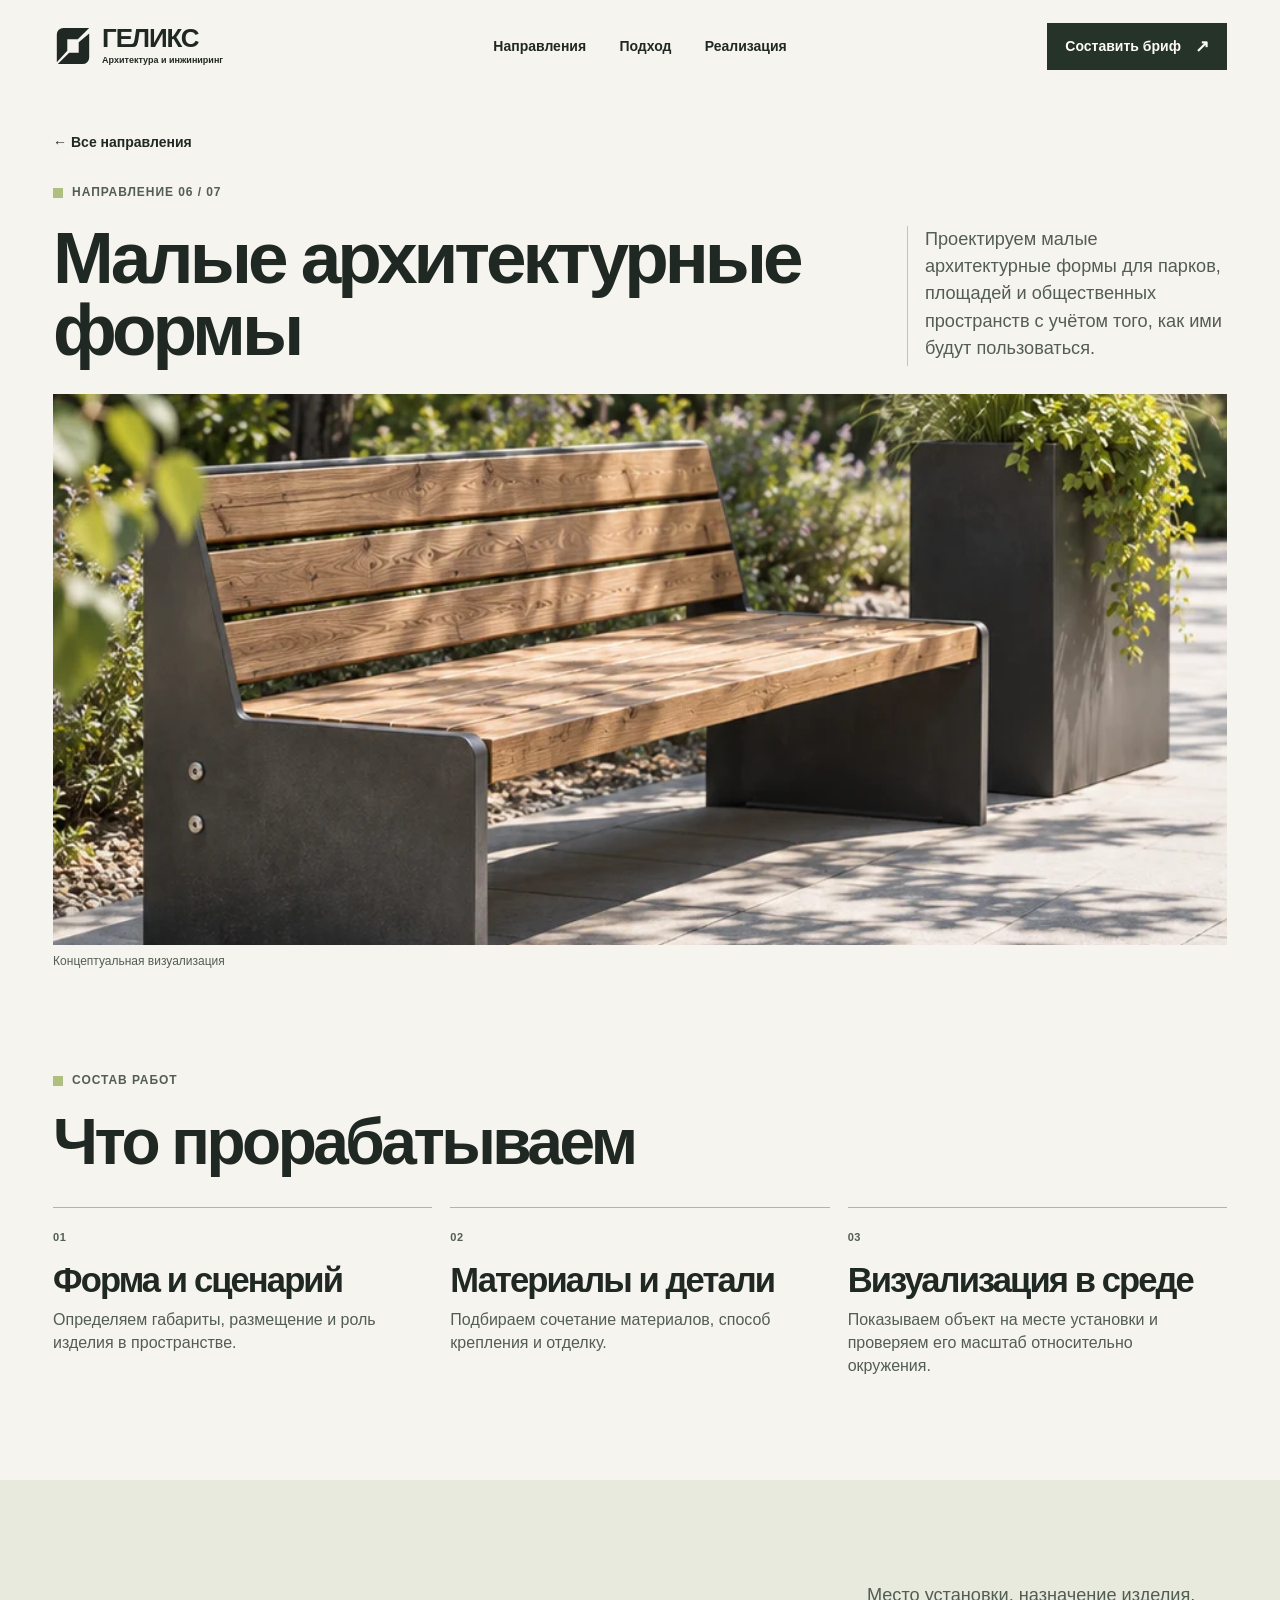
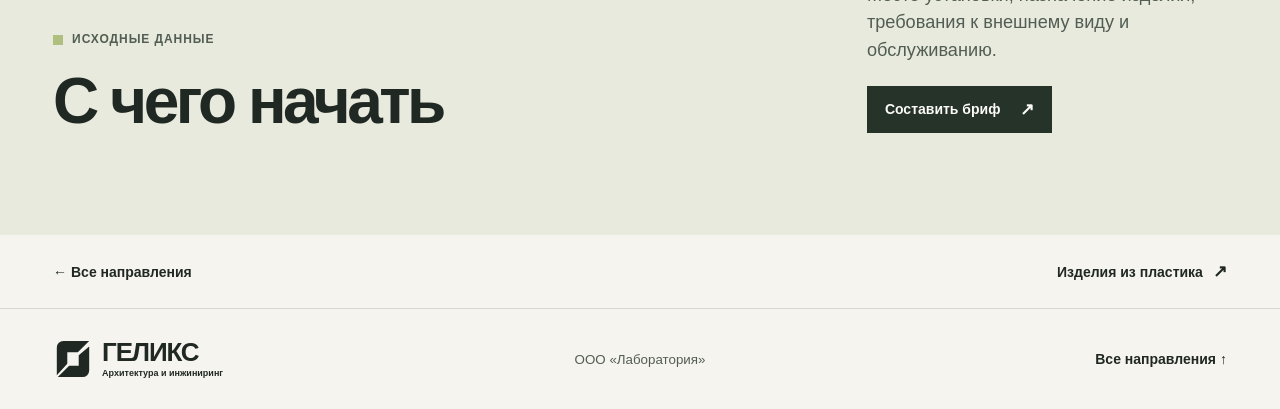
<file: docs/directions/small-architecture/index.html>
<!doctype html>
<html lang="ru">
<head>
<meta charset="utf-8"><meta name="viewport" content="width=device-width,initial-scale=1">
<title>Малые архитектурные формы — ГЕЛИКС</title><meta name="description" content="Уличная мебель, навесы, навигация и элементы благоустройства."><meta name="theme-color" content="#f6f4ee">
<link rel="icon" href="../../assets/mark.svg" type="image/svg+xml"><link rel="stylesheet" href="../../assets/site.css">
<script src="../../assets/site.js" defer></script>
</head>
<body>
<a class="skip" href="#content">К содержанию</a>
<header class="frame site-header">
  <a class="brand" href="../../" aria-label="ГЕЛИКС, главная"><svg viewBox="0 0 42 42" aria-hidden="true"><path fill="currentColor" d="M4 9a7 7 0 0 1 7-7h27L26 14H15v12L4 38zM38 8v25a7 7 0 0 1-7 7H5l12-12h10V17z"/></svg><span>ГЕЛИКС<small>Архитектура и инжиниринг</small></span></a>
  <nav aria-label="Основное меню"><a href="../../#directions">Направления</a><a href="../../#approach">Подход</a><a href="../../#implementation">Реализация</a></nav>
  <a class="button compact" href="../../#brief">Составить бриф <span aria-hidden="true">↗</span></a>
</header>
<main id="content">
  <section class="frame detail-hero">
    <a class="text-link breadcrumb" href="../../#directions">← Все направления</a>
    <p class="eyebrow"><i></i> Направление 06 / 07</p>
    <div class="hero-head"><h1>Малые архитектурные формы</h1><p>Проектируем малые архитектурные формы для парков, площадей и общественных пространств с учётом того, как ими будут пользоваться.</p></div>
    <figure class="detail-visual maf"><img src="../../assets/maf.webp" alt="Скамья из дерева и металла в благоустроенной зоне" fetchpriority="high" decoding="async"><figcaption>Концептуальная визуализация</figcaption></figure>
  </section>
  <section class="frame section"><div class="section-heading"><div><p class="eyebrow"><i></i> Состав работ</p><h2>Что прорабатываем</h2></div></div>
    <div class="steps"><article><span class="index">01</span><h3>Форма и сценарий</h3><p>Определяем габариты, размещение и роль изделия в пространстве.</p></article><article><span class="index">02</span><h3>Материалы и детали</h3><p>Подбираем сочетание материалов, способ крепления и отделку.</p></article><article><span class="index">03</span><h3>Визуализация в среде</h3><p>Показываем объект на месте установки и проверяем его масштаб относительно окружения.</p></article></div>
  </section>

  <section class="approach section"><div class="frame section-heading"><div><p class="eyebrow"><i></i> Исходные данные</p><h2>С чего начать</h2></div><div><p>Место установки, назначение изделия, требования к внешнему виду и обслуживанию.</p><a class="button" href="../../?direction=small-architecture#brief">Составить бриф <span aria-hidden="true">↗</span></a></div></div></section>
  <div class="frame next"><a class="text-link" href="../../#directions">← Все направления</a><a class="text-link" href="../plastic-products/">Изделия из пластика <span aria-hidden="true">↗</span></a></div></main>
<footer class="frame footer"><a class="brand" href="../../" aria-label="ГЕЛИКС, главная"><svg viewBox="0 0 42 42" aria-hidden="true"><path fill="currentColor" d="M4 9a7 7 0 0 1 7-7h27L26 14H15v12L4 38zM38 8v25a7 7 0 0 1-7 7H5l12-12h10V17z"/></svg><span>ГЕЛИКС<small>Архитектура и инжиниринг</small></span></a><small>ООО «Лаборатория»</small><a href="../../#directions">Все направления ↑</a></footer>
</body></html>
</file>
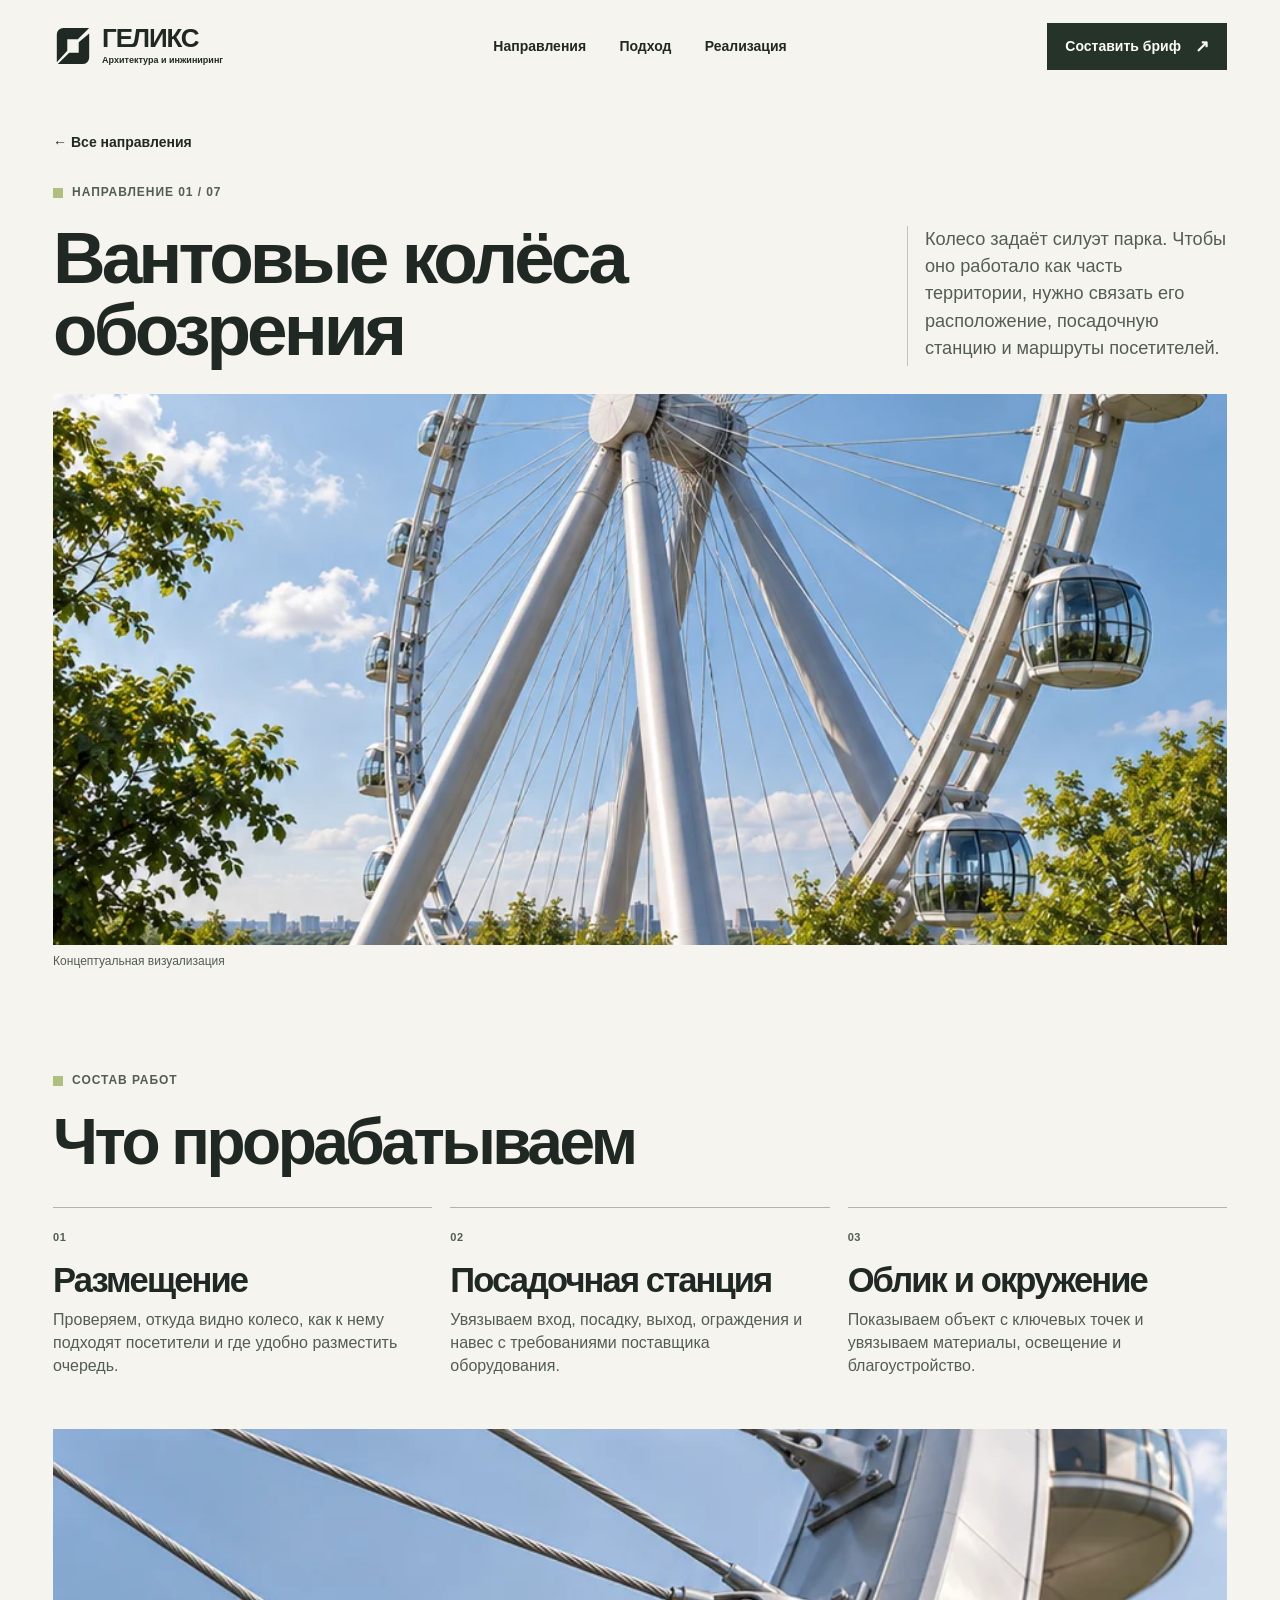
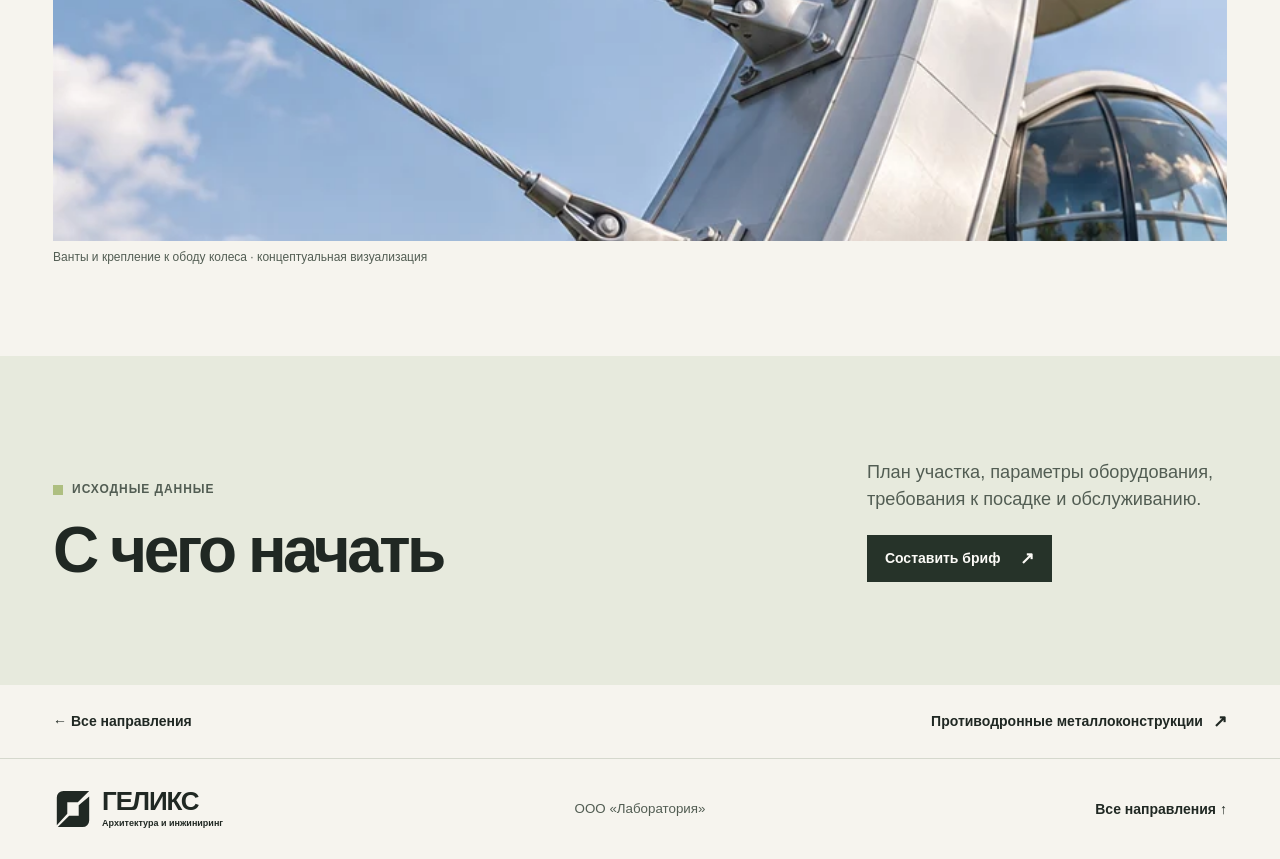
<file: docs/directions/wheels/index.html>
<!doctype html>
<html lang="ru">
<head>
<meta charset="utf-8"><meta name="viewport" content="width=device-width,initial-scale=1">
<title>Вантовые колёса обозрения — ГЕЛИКС</title><meta name="description" content="Архитектурная посадка колеса, станция и пространство вокруг."><meta name="theme-color" content="#f6f4ee">
<link rel="icon" href="../../assets/mark.svg" type="image/svg+xml"><link rel="stylesheet" href="../../assets/site.css">
<script src="../../assets/site.js" defer></script>
</head>
<body>
<a class="skip" href="#content">К содержанию</a>
<header class="frame site-header">
  <a class="brand" href="../../" aria-label="ГЕЛИКС, главная"><svg viewBox="0 0 42 42" aria-hidden="true"><path fill="currentColor" d="M4 9a7 7 0 0 1 7-7h27L26 14H15v12L4 38zM38 8v25a7 7 0 0 1-7 7H5l12-12h10V17z"/></svg><span>ГЕЛИКС<small>Архитектура и инжиниринг</small></span></a>
  <nav aria-label="Основное меню"><a href="../../#directions">Направления</a><a href="../../#approach">Подход</a><a href="../../#implementation">Реализация</a></nav>
  <a class="button compact" href="../../#brief">Составить бриф <span aria-hidden="true">↗</span></a>
</header>
<main id="content">
  <section class="frame detail-hero">
    <a class="text-link breadcrumb" href="../../#directions">← Все направления</a>
    <p class="eyebrow"><i></i> Направление 01 / 07</p>
    <div class="hero-head"><h1>Вантовые колёса обозрения</h1><p>Колесо задаёт силуэт парка. Чтобы оно работало как часть территории, нужно связать его расположение, посадочную станцию и маршруты посетителей.</p></div>
    <figure class="detail-visual wheel"><img src="../../assets/wheel.webp" alt="Обод колеса обозрения, ванты и опоры" fetchpriority="high" decoding="async"><figcaption>Концептуальная визуализация</figcaption></figure>
  </section>
  <section class="frame section"><div class="section-heading"><div><p class="eyebrow"><i></i> Состав работ</p><h2>Что прорабатываем</h2></div></div>
    <div class="steps"><article><span class="index">01</span><h3>Размещение</h3><p>Проверяем, откуда видно колесо, как к нему подходят посетители и где удобно разместить очередь.</p></article><article><span class="index">02</span><h3>Посадочная станция</h3><p>Увязываем вход, посадку, выход, ограждения и навес с требованиями поставщика оборудования.</p></article><article><span class="index">03</span><h3>Облик и окружение</h3><p>Показываем объект с ключевых точек и увязываем материалы, освещение и благоустройство.</p></article></div>
  </section>
  <section class="frame detail-extra"><figure><img src="../../assets/wheel-detail.webp" alt="Ванты и крепление к ободу колеса" loading="lazy" decoding="async"><figcaption>Ванты и крепление к ободу колеса · концептуальная визуализация</figcaption></figure></section>
  <section class="approach section"><div class="frame section-heading"><div><p class="eyebrow"><i></i> Исходные данные</p><h2>С чего начать</h2></div><div><p>План участка, параметры оборудования, требования к посадке и обслуживанию.</p><a class="button" href="../../?direction=wheels#brief">Составить бриф <span aria-hidden="true">↗</span></a></div></div></section>
  <div class="frame next"><a class="text-link" href="../../#directions">← Все направления</a><a class="text-link" href="../protective-structures/">Противодронные металлоконструкции <span aria-hidden="true">↗</span></a></div></main>
<footer class="frame footer"><a class="brand" href="../../" aria-label="ГЕЛИКС, главная"><svg viewBox="0 0 42 42" aria-hidden="true"><path fill="currentColor" d="M4 9a7 7 0 0 1 7-7h27L26 14H15v12L4 38zM38 8v25a7 7 0 0 1-7 7H5l12-12h10V17z"/></svg><span>ГЕЛИКС<small>Архитектура и инжиниринг</small></span></a><small>ООО «Лаборатория»</small><a href="../../#directions">Все направления ↑</a></footer>
</body></html>
</file>
<file: docs/assets/site.css>
:root{color-scheme:light;--paper:#f6f4ee;--white:#fcfbf7;--ink:#202823;--muted:#525d53;--line:#d5d8cd;--accent:#cdd6a8;--green:#263329;--gutter:clamp(20px,4.15vw,76px);--max:1512px}
*,*::before,*::after{box-sizing:border-box}
html{scroll-behavior:smooth}
body{margin:0;background:var(--paper);color:var(--ink);font-family:"Segoe UI",Arial,sans-serif;line-height:1.45;-webkit-font-smoothing:antialiased}
body,button,input,textarea,select{font-size:16px}
button,input,textarea,select{font-family:inherit}
[hidden]{display:none!important}
a{color:inherit;text-decoration:none}
button,a,input,textarea,select{-webkit-tap-highlight-color:#bdc99466}
:focus-visible{outline:3px solid #627439;outline-offset:4px}
button{cursor:pointer}
h1,h2,h3,p,figure{margin:0}
h1,h2,h3{font-weight:690;line-height:1.01;letter-spacing:-.055em}
img{display:block;width:100%;height:auto}
section[id]{scroll-margin-top:24px}
.frame{max-width:var(--max);padding-inline:var(--gutter);margin-inline:auto}
.skip{position:absolute;z-index:9;top:8px;left:8px;padding:12px;background:var(--white);transform:translateY(-150%)}
.skip:focus{transform:none}
.site-header{display:grid;grid-template-columns:1fr auto 1fr;align-items:center;gap:25px;min-height:92px}
.site-header nav{display:flex;gap:clamp(16px,2.6vw,38px);align-items:center;font-size:14px;font-weight:600}
.site-header nav a{padding-block:12px}
.site-header nav a:hover,.text-link:hover,.footer>a:last-child:hover{text-decoration:underline;text-underline-offset:4px}
.site-header>.button{justify-self:end}
.brand{display:inline-flex;align-items:center;gap:9px;width:max-content;font-weight:800;font-size:26px;line-height:.98;letter-spacing:-.045em}
.brand svg{width:40px;height:40px;flex:none}
.brand small{display:block;letter-spacing:0;font-size:9px;font-weight:600;line-height:1.1;margin-top:4px}
.button{display:inline-flex;width:fit-content;align-items:center;justify-content:center;gap:20px;min-height:47px;padding:12px 17px;border:1px solid transparent;background:var(--green);color:var(--white);font-weight:650;font-size:14px;line-height:1.2;transition:background .18s,color .18s}
.button:hover{background:var(--accent);color:var(--ink);border-color:#aeb991}
.button span,.text-link span{font-size:1.24em}
.button.compact{gap:14px}
.hero{padding-top:clamp(29px,5.3vw,82px)}
.eyebrow{display:flex;align-items:center;gap:9px;color:var(--muted);font-size:12px;font-weight:700;letter-spacing:.078em;text-transform:uppercase;margin-bottom:20px}
.eyebrow i{width:10px;height:10px;display:inline-block;background:#aebf80;flex:none}
.hero-head{display:grid;grid-template-columns:minmax(0,1fr) clamp(170px,17vw,255px);align-items:end;gap:clamp(18px,3.4vw,58px)}
.hero-head h1{font-size:clamp(48px,5.85vw,88px);line-height:.99}
.hero-head>p,.section-heading>p,.section-heading>div>p:not(.eyebrow){font-size:clamp(16px,1.42vw,20px);line-height:1.5;color:var(--muted);padding-bottom:4px}
.hero-head>p{padding-left:17px;border-left:1px solid #bfc5b7}
.view-tabs{display:flex;gap:clamp(10px,2.65vw,40px);margin-top:32px;border-bottom:1px solid var(--line)}
.view-tabs button{display:flex;align-items:baseline;gap:8px;min-height:47px;padding:11px 5px 9px;background:none;color:var(--muted);border:0;border-bottom:3px solid transparent;font-size:clamp(14px,1.25vw,17px);font-weight:600;white-space:nowrap}
.view-tabs button span{font-size:10px;color:var(--muted);font-variant-numeric:tabular-nums}
.view-tabs button[aria-pressed=true]{border-color:var(--green);color:var(--ink)}
.view-tabs button:hover{color:var(--ink);background:#eaece0}
.hero-visual{margin-top:12px;background:#e8e9e0}
.hero-visual img{height:clamp(260px,36vw,535px);object-fit:cover;object-position:center 52%}
.hero-visual.structure img{object-position:center 54%}
.hero-visual.detail img{object-position:center 48%}
.hero-visual figcaption{display:flex;align-items:baseline;flex-wrap:wrap;gap:3px 16px;padding:11px 15px;background:#e8e9e0;font-size:13px;color:#39463b}
.hero-visual figcaption strong{color:var(--ink)}
.visual-note{margin-left:auto}
.section{padding-block:clamp(64px,8vw,122px)}
.section-heading{display:grid;grid-template-columns:minmax(0,1fr) minmax(220px,360px);align-items:end;gap:28px;margin-bottom:33px}
h2{font-size:clamp(37px,5vw,70px);line-height:1}
.catalogue{display:grid;grid-template-columns:repeat(6,minmax(0,1fr));gap:36px 16px}
.card{grid-column:span 2;display:block;min-width:0;border-bottom:1px solid var(--line);padding-bottom:15px;transition:border-color .18s}
.card-1,.card-2{grid-column:span 3}
.card-media{aspect-ratio:1.55;overflow:hidden;background:#e5e6db}
.card-1 .card-media,.card-2 .card-media{aspect-ratio:1.94}
.card-media img{height:100%;object-fit:cover;transition:transform .3s ease}
.card:hover{border-color:var(--green)}
.card:hover img{transform:scale(1.035)}
.card-line{display:grid;grid-template-columns:auto minmax(0,1fr) auto;gap:11px;align-items:start;padding-top:15px}
.index{font-size:11px;letter-spacing:.04em;font-weight:700;color:var(--muted);font-variant-numeric:tabular-nums}
.card-line .index{padding-top:5px}
.card-line>span:last-child{font-size:21px;line-height:1.15}
.card h3{font-size:clamp(22px,2.3vw,35px);overflow-wrap:break-word}
.card p{font-size:14px;color:var(--muted);margin-top:8px}
.approach{background:#e7eadd}
.approach .section-heading:has(.button){margin-bottom:0}
.approach .section-heading .button{margin-top:18px}
.steps{display:grid;grid-template-columns:repeat(3,minmax(0,1fr));gap:18px}
.steps article{border-top:1px solid #adb7a6;padding:16px 20px 0 0}
.steps h3{font-size:clamp(23px,2.7vw,38px);margin:16px 0 10px;overflow-wrap:break-word}
.steps p,.realization p:not(.eyebrow),.brief p:not(.eyebrow){max-width:44ch;color:var(--muted);font-size:16px}
.realization{display:grid;grid-template-columns:minmax(240px,.83fr) minmax(0,1.17fr);gap:clamp(24px,6vw,100px);align-items:center}
.realization p:not(.eyebrow){margin:18px 0 21px}
.realization img{aspect-ratio:1.75;object-fit:cover}
.realization figcaption,.detail-visual figcaption,.detail-extra figcaption{font-size:12px;color:var(--muted);margin-top:8px}
.text-link{display:inline-flex;align-items:center;gap:10px;font-weight:650;font-size:14px}
.brief{background:var(--green);color:var(--white)}
.brief-grid{display:grid;grid-template-columns:minmax(0,1fr) minmax(0,1fr);gap:clamp(26px,7vw,116px)}
.brief .eyebrow,.brief p:not(.eyebrow){color:#d6ded0}
.brief h2+p{margin-top:20px}
form{display:grid;gap:15px}
label{display:grid;gap:7px;font-size:14px;font-weight:600}
label span{color:#d6ded0;font-weight:400;display:inline}
label:has(span){display:block}
label:has(span) input{margin-top:7px}
input,select,textarea{display:block;width:100%;min-height:44px;border:1px solid #b0bbaa;border-radius:0;background:#f7f8f0;color:var(--ink);padding:10px 12px}
textarea{resize:vertical}
form .button{background:var(--accent);color:var(--ink)}
form .button:hover{background:var(--white);color:var(--ink)}
.brief .form-note,.brief .form-status{font-size:13px!important}
.form-status:empty{display:none}
.footer{display:grid;grid-template-columns:1fr auto 1fr;align-items:center;gap:20px;min-height:100px}
.footer>a:last-child{justify-self:end;font-size:14px;font-weight:650}
.footer>small{color:var(--muted)}
.detail-hero{padding-top:38px}
.breadcrumb{margin-bottom:32px}
.detail-hero .hero-head{grid-template-columns:minmax(0,1fr) minmax(220px,320px)}
.detail-hero h1{font-size:clamp(40px,5.7vw,82px);overflow-wrap:break-word}
.detail-visual{margin-top:28px}
.detail-visual img{height:clamp(260px,43vw,635px);object-fit:cover;object-position:50% 54%}
.detail-visual.park img{object-position:center 45%}
.detail-extra{margin-top:calc(-1 * clamp(30px,4vw,60px));padding-bottom:clamp(56px,7vw,100px)}
.detail-extra img{max-height:430px;object-fit:cover}
.next{display:flex;justify-content:space-between;align-items:center;gap:20px;padding-block:24px;border-bottom:1px solid var(--line)}
.next a:last-child{text-align:right}
@media(max-width:950px){.catalogue{grid-template-columns:repeat(2,minmax(0,1fr))}.card,.card-1,.card-2{grid-column:span 1}.card-1 .card-media,.card-2 .card-media{aspect-ratio:1.55}}
@media(max-width:700px){
  .site-header{min-height:0;grid-template-columns:minmax(0,1fr) auto;gap:12px 9px;padding-top:16px}
  .site-header>.button{grid-area:1/2;min-height:42px;padding:8px 10px;gap:8px;font-size:12px}
  .site-header nav{grid-column:1/-1;justify-content:space-between;gap:10px;border-bottom:1px solid var(--line);font-size:13px}
  .brand{font-size:22px;gap:6px}.brand svg{width:34px;height:34px}.brand small{font-size:8px}
  .hero,.detail-hero{padding-top:33px}
  .hero-head,.detail-hero .hero-head,.section-heading,.realization,.brief-grid{grid-template-columns:minmax(0,1fr);gap:16px}
  .hero-head h1{font-size:clamp(38px,8.4vw,58px)}
  .detail-hero h1{font-size:clamp(33px,8vw,52px)}
  .hero-head>p{padding:0;border:0}
  .eyebrow{font-size:10px;margin-bottom:14px;letter-spacing:.052em}
  .view-tabs{margin-top:18px;justify-content:space-between;gap:3px}
  .view-tabs button{min-height:44px;padding-inline:3px;gap:4px}
  .hero-visual{margin-top:8px}
  .hero-visual img{height:clamp(245px,68vw,360px)}
  .hero-visual figcaption{padding:9px 10px;flex-direction:column;align-items:start;font-size:12px}
  .visual-note{margin-left:0;font-size:11px}
  .section-heading{margin-bottom:22px}
  .catalogue{gap:23px 11px}
  .card-line{grid-template-columns:minmax(0,1fr) auto;gap:4px;padding-top:10px}
  .card-line .index{grid-column:1/-1;padding-top:0}
  .card h3{font-size:clamp(18px,4.75vw,28px)}
  .card p{font-size:13px;margin-top:6px}
  .card-line>span:last-child{font-size:15px}
  .steps{grid-template-columns:minmax(0,1fr);gap:23px}
  .steps article{padding-top:10px}
  .steps h3{margin-top:8px}
  .detail-visual{margin-top:18px}
  .realization{gap:24px}
  .brief-grid{gap:26px}
  .footer{grid-template-columns:1fr auto;min-height:100px;gap:7px 12px;padding-block:16px}
  .footer>a:last-child{grid-column:2;grid-row:1;font-size:12px}
  .footer>small{grid-column:1/-1;font-size:12px}
}
@media(max-width:480px){.catalogue{grid-template-columns:minmax(0,1fr)}.card h3{font-size:25px}}
@media(max-width:350px){.site-header nav{font-size:12px}.hero-head h1{font-size:35px}}
@media(prefers-reduced-motion:reduce){html{scroll-behavior:auto}*,*::before,*::after{transition:none!important}}
</file>
